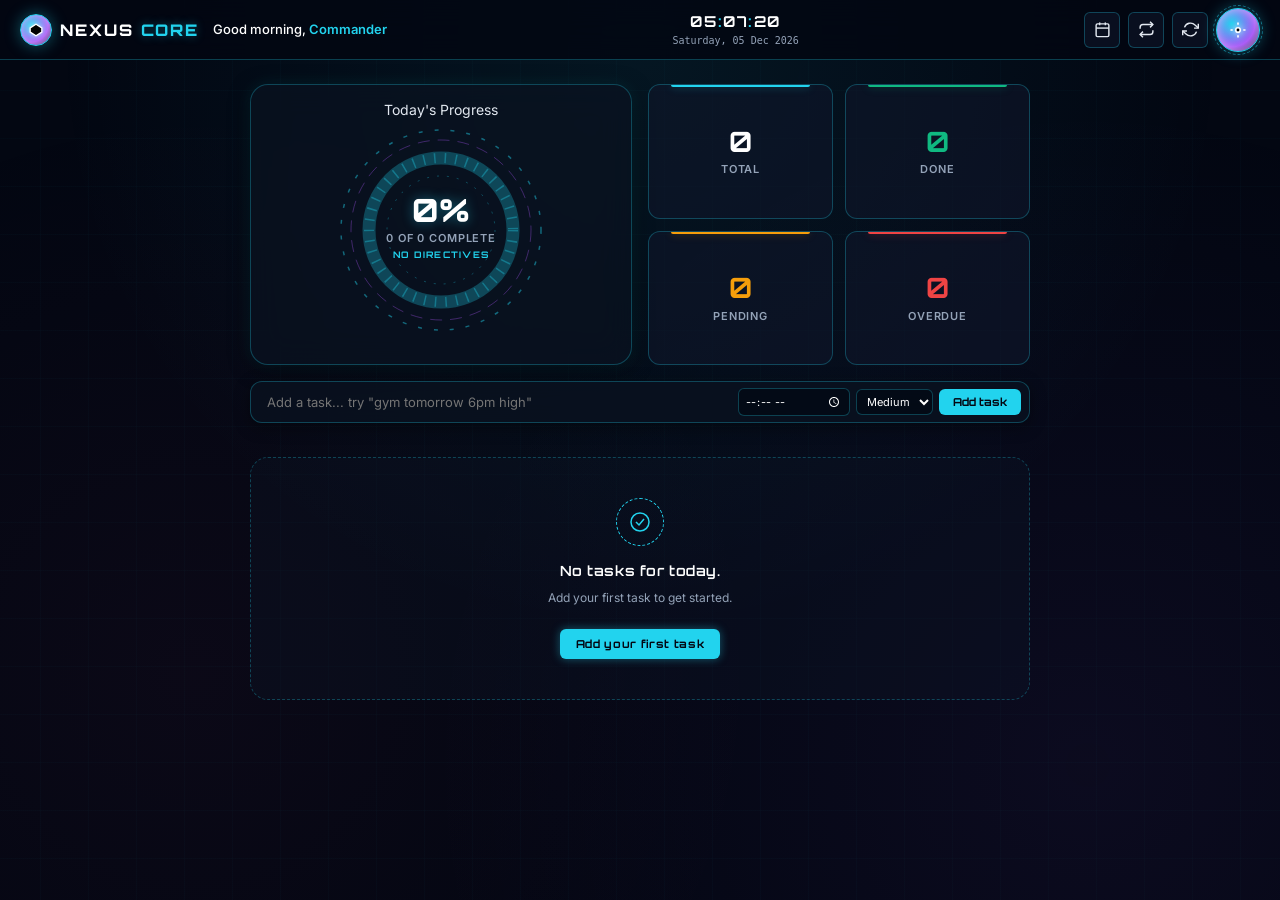
<file: index.html>
<!DOCTYPE html>
<html lang="en" data-theme="cyan">
<head>
  <meta charset="UTF-8">
  <meta name="viewport" content="width=device-width, initial-scale=1.0, viewport-fit=cover">
  <title>NEXUS</title>
  <meta name="description" content="Holographic Command Deck & Daily Task Operations">
  <meta name="theme-color" content="#030712">
  <meta name="mobile-web-app-capable" content="yes">
  <meta name="apple-mobile-web-app-capable" content="yes">
  <meta name="apple-mobile-web-app-status-bar-style" content="black-translucent">
  <meta name="apple-mobile-web-app-title" content="NEXUS">

  <!-- Relative PWA manifest & icons -->
  <link rel="manifest" href="manifest.json">
  <link rel="icon" type="image/svg+xml" href="assets/icons/icon.svg">
  <link rel="icon" type="image/png" sizes="32x32" href="assets/icons/favicon-32.png">
  <link rel="apple-touch-icon" sizes="180x180" href="assets/icons/apple-touch-icon.png">

  <!-- Relative CSS stylesheets -->
  <link rel="stylesheet" href="css/variables.css">
  <link rel="stylesheet" href="css/base.css">
  <link rel="stylesheet" href="css/effects.css">
  <link rel="stylesheet" href="css/layout.css">
  <link rel="stylesheet" href="css/components.css">
  <link rel="stylesheet" href="css/nexus-ui.css">
</head>
<body>

  <!-- ========================================================================
       BOOT ANIMATION OVERLAY (< 1.5s, skippable)
       ======================================================================== -->
  <div id="nexus-boot-overlay" aria-live="polite">
    <div class="boot-content">
      <div class="boot-core-glyph">
        <div class="boot-core-inner"></div>
      </div>
      <div class="boot-text">STARTING NEXUS... READY</div>
      <div class="boot-subtext">[ COMMAND CORE ONLINE // QUANTUM ENCRYPTION ACTIVE ]</div>
      <button type="button" id="boot-skip-btn" class="boot-skip-btn">[ SKIP ]</button>
    </div>
  </div>

  <div class="nexus-app-shell">

    <!-- ========================================================================
         OVERDUE ALERT STRIP (Unfinished Tasks From Past Days)
         ======================================================================== -->
    <div id="overdue-alert-strip" class="overdue-alert-strip">
      <div class="overdue-content">
        <span class="overdue-count-pill" id="overdue-count-indicator">0</span>
        <span>You have unfinished tasks from previous days</span>
      </div>
      <button type="button" id="overdue-resolve-action-btn" class="overdue-action-btn">Move to Today</button>
    </div>

    <!-- ========================================================================
         MINIMAL TOP COMMAND BAR
         ======================================================================== -->
    <header class="top-command-bar">
      <!-- Left: Brand Logo & Moniker Greeting -->
      <div class="top-bar-left">
        <div class="top-bar-brand" id="top-bar-brand" title="NEXUS Command Deck">
          <div class="nexus-core-orb-btn" style="width: 32px; height: 32px;">
            <svg viewBox="0 0 24 24" class="core-orb-glyph" style="width: 14px; height: 14px;">
              <polygon points="12,2 22,8.5 22,15.5 12,22 2,15.5 2,8.5"></polygon>
            </svg>
          </div>
          <div class="top-bar-brand-title">NEXUS <span>CORE</span></div>
        </div>

        <div class="top-bar-greeting-wrap">
          <div class="greeting-text" id="top-bar-greeting-text">Good morning, <span class="user-moniker">Commander</span></div>
          <div class="greeting-stardate" id="top-bar-stardate">COMMAND CYCLE ACTIVE</div>
        </div>
      </div>

      <!-- Center: Live Digital Clock & Date -->
      <div class="top-bar-center">
        <div class="top-clock" id="top-bar-clock">00:00:00</div>
        <div class="top-date" id="top-bar-date">FRI // 06 NOV 2026</div>
      </div>

      <!-- Right: Quick-Access Icons & Central Core Orb -->
      <div class="top-bar-right">
        <!-- Quick Calendar -->
        <button type="button" id="btn-quick-calendar" class="top-quick-btn" title="Calendar (C)" aria-label="Open Calendar">
          <svg viewBox="0 0 24 24" fill="none" stroke="currentColor" stroke-width="2">
            <rect x="3" y="4" width="18" height="18" rx="2"></rect>
            <line x1="16" y1="2" x2="16" y2="6"></line>
            <line x1="8" y1="2" x2="8" y2="6"></line>
            <line x1="3" y1="10" x2="21" y2="10"></line>
          </svg>
        </button>

        <!-- Quick Transfer Tasks -->
        <button type="button" id="btn-quick-transfer" class="top-quick-btn" title="Transfer Tasks" aria-label="Transfer Tasks">
          <svg viewBox="0 0 24 24" fill="none" stroke="currentColor" stroke-width="2">
            <polyline points="17 1 21 5 17 9"></polyline>
            <path d="M3 11V9a4 4 0 0 1 4-4h14"></path>
            <polyline points="7 23 3 19 7 15"></polyline>
            <path d="M21 13v2a4 4 0 0 1-4 4H3"></path>
          </svg>
        </button>

        <!-- Quick Recurring -->
        <button type="button" id="btn-quick-recurring" class="top-quick-btn" title="Recurring Routines (R)" aria-label="Recurring Tasks">
          <svg viewBox="0 0 24 24" fill="none" stroke="currentColor" stroke-width="2">
            <polyline points="23 4 23 10 17 10"></polyline>
            <polyline points="1 20 1 14 7 14"></polyline>
            <path d="M3.51 9a9 9 0 0 1 14.85-3.36L23 10M1 14l4.64 4.36A9 9 0 0 0 20.49 15"></path>
          </svg>
        </button>

        <!-- Desktop Core Orb Button -> Opens Holographic Command Hub -->
        <button type="button" class="nexus-core-orb-btn" id="desktop-core-orb" title="Open Command Hub (Ctrl+K)" aria-label="Command Hub">
          <span class="core-orb-pulse-ring"></span>
          <svg viewBox="0 0 24 24" class="core-orb-glyph">
            <circle cx="12" cy="12" r="3"></circle>
            <path d="M12 2v3m0 14v3M2 12h3m14 0h3"></path>
          </svg>
        </button>
      </div>
    </header>

    <!-- ========================================================================
         VIEW SCREEN 1: HOME = TODAY ONLY
         ======================================================================== -->
    <main class="nexus-view-screen" data-screen="home">
      <div class="home-screen-wrap">

        <!-- Centerpiece Donut Chart Card -->
        <div class="holo-card home-centerpiece-card" id="home-centerpiece-card">
          <div class="home-chart-label">Today's Progress</div>
          <div id="home-donut-container">
            <!-- Dynamically populated holographic SVG donut -->
          </div>
        </div>

        <!-- Stat Chips Row -->
        <div class="stat-chips-row">
          <div class="stat-chip stat-total">
            <div class="stat-chip-num" id="stat-chip-total">0</div>
            <div class="stat-chip-label">Total</div>
          </div>
          <div class="stat-chip stat-done">
            <div class="stat-chip-num" id="stat-chip-done">0</div>
            <div class="stat-chip-label">Done</div>
          </div>
          <div class="stat-chip stat-pending">
            <div class="stat-chip-num" id="stat-chip-pending">0</div>
            <div class="stat-chip-label">Pending</div>
          </div>
          <div class="stat-chip stat-overdue">
            <div class="stat-chip-num" id="stat-chip-overdue">0</div>
            <div class="stat-chip-label">Overdue</div>
          </div>
        </div>

        <!-- Natural Language Quick Add Field -->
        <div class="home-quick-add-wrap">
          <form id="home-quick-add-form" class="quick-add-form">
            <input type="text" id="home-quick-add-input" class="quick-add-main-input" placeholder="Add a task... try &quot;gym tomorrow 6pm high&quot;" required aria-label="Task title" autocomplete="off">
            <div class="quick-add-tools">
              <label class="time-field" id="home-time-field">
                <span class="time-field-hint">Time</span>
                <input type="time" id="home-quick-add-time" class="quick-add-time-input" aria-label="Scheduled time">
              </label>
              <select id="home-quick-add-priority" class="quick-add-priority-select" aria-label="Priority">
                <option value="medium">Medium</option>
                <option value="high">High</option>
                <option value="critical">Critical</option>
                <option value="low">Low</option>
              </select>
              <button type="submit" class="quick-add-submit-btn">Add task</button>
            </div>
          </form>
          <!-- NLP Preview chips (populated by JS) -->
          <div id="nlp-preview-chips" class="nlp-preview-chips" style="display:none;"></div>
        </div>

        <!-- Search & Filter Strip (hidden until tasks exist) -->
        <div class="home-filters-strip" id="home-filters-strip" style="display:none;">
          <input type="text" id="home-search-input" class="home-search-input" placeholder="Search tasks..." aria-label="Search tasks">
          <div style="display: flex; gap: 6px;">
            <select id="home-filter-priority" class="home-filter-select" aria-label="Filter by priority">
              <option value="all">All Priorities</option>
              <option value="critical">Critical</option>
              <option value="high">High</option>
              <option value="medium">Medium</option>
              <option value="low">Low</option>
            </select>
            <select id="home-filter-status" class="home-filter-select" aria-label="Filter by status">
              <option value="all">All</option>
              <option value="pending">Pending</option>
              <option value="done">Complete</option>
            </select>
          </div>
        </div>

        <!-- Tasks List (Today ONLY) -->
        <div id="home-tasks-container" class="home-tasks-list">
          <!-- Dynamically populated floating rows -->
        </div>

      </div>
    </main>

    <!-- ========================================================================
         VIEW SCREEN 2: WEEK BOARD (HORIZONTAL TIMELINE LANES)
         ======================================================================== -->
    <section class="nexus-view-screen" data-screen="week" style="display: none;">
      <div class="week-board-screen-wrap">
        <div class="week-timeline-header">
          <div>
            <h2 class="display-font" style="font-size: 15px;">WEEK TIMELINE BOARD</h2>
            <span style="font-size: 11px; color: var(--text-dim);" id="week-timeline-range-label">06 NOV – 12 NOV</span>
          </div>
          <div class="timeline-nav-group">
            <button type="button" class="nexus-btn nexus-btn-sm nexus-btn-secondary" id="week-timeline-prev-btn">◀ PREV</button>
            <button type="button" class="nexus-btn nexus-btn-sm nexus-btn-primary" id="week-timeline-today-btn">TODAY</button>
            <button type="button" class="nexus-btn nexus-btn-sm nexus-btn-secondary" id="week-timeline-next-btn">NEXT ▶</button>
          </div>
        </div>

        <div id="week-board-lanes-container" class="week-lanes-container">
          <!-- Dynamically populated horizontal lanes per day -->
        </div>
      </div>
    </section>

    <!-- ========================================================================
         VIEW SCREEN 3: CUSTOM LISTS
         ======================================================================== -->
    <section class="nexus-view-screen" data-screen="lists" style="display: none;">
      <div class="custom-lists-screen-wrap">
        <div style="display: flex; align-items: center; justify-content: space-between; margin-bottom: 20px;">
          <div>
            <h2 class="display-font" style="font-size: 15px;">CUSTOM DIRECTIVE LISTS</h2>
            <span style="font-size: 11px; color: var(--text-dim);">Non-date bound idea backlogs, equipment logs, and projects</span>
          </div>
          <button type="button" class="nexus-btn nexus-btn-sm nexus-btn-primary" onclick="window.NexusApp.UI.promptCreateNewList()">+ CREATE LIST</button>
        </div>

        <div id="custom-lists-screen-container">
          <!-- Dynamically populated or empty state -->
        </div>
      </div>
    </section>

    <!-- ========================================================================
         VIEW SCREEN 4: TELEMETRY & STATS
         ======================================================================== -->
    <section class="nexus-view-screen" data-screen="stats" style="display: none;">
      <div class="home-screen-wrap">
        <h2 class="display-font" style="font-size: 15px; margin-bottom: 16px;">PRODUCTIVITY STATS</h2>

        <div class="holo-card" style="padding: 16px; margin-bottom: 16px;">
          <h4 class="display-font" style="font-size: 12px; margin-bottom: 10px;">7-DAY VELOCITY PROFILE</h4>
          <div id="telemetry-barchart-container"></div>
        </div>

        <div class="holo-card" style="padding: 16px; margin-bottom: 16px;">
          <h4 class="display-font" style="font-size: 12px; margin-bottom: 10px;">30-DAY TACTICAL MATRIX</h4>
          <div id="telemetry-heatmap-container"></div>
        </div>

        <div class="stat-chips-row">
          <div class="stat-chip">
            <div class="stat-chip-num" id="stat-cur-streak">0 DAYS</div>
            <div class="stat-chip-label">Current Streak</div>
          </div>
          <div class="stat-chip">
            <div class="stat-chip-num" id="stat-best-streak">0 DAYS</div>
            <div class="stat-chip-label">Best Streak</div>
          </div>
          <div class="stat-chip">
            <div class="stat-chip-num" id="stat-overall-rate">0%</div>
            <div class="stat-chip-label">Completion Rate</div>
          </div>
          <div class="stat-chip">
            <div class="stat-chip-num" id="stat-best-day">TUESDAY</div>
            <div class="stat-chip-label">Most Productive</div>
          </div>
        </div>
      </div>
    </section>

    <!-- Mobile Floating Core Orb (Center) -->
    <button type="button" class="nexus-core-orb-btn mobile-floating-orb" id="mobile-core-orb" aria-label="Open Command Hub">
      <span class="core-orb-pulse-ring"></span>
      <svg viewBox="0 0 24 24" class="core-orb-glyph" style="width: 24px; height: 24px;">
        <circle cx="12" cy="12" r="3"></circle>
        <path d="M12 2v3m0 14v3M2 12h3m14 0h3"></path>
      </svg>
    </button>

    <!-- Mobile Floating Quick-Add Action Button (+) -->
    <button type="button" class="nexus-btn nexus-btn-primary" id="mobile-fab-add" style="display: none; position: fixed; bottom: 20px; right: 18px; width: 48px; height: 48px; border-radius: 50%; padding: 0; z-index: 999; box-shadow: 0 4px 18px var(--primary-glow);" aria-label="Add Task">
      <span style="font-size: 22px;">+</span>
    </button>

  </div>

  <!-- ========================================================================
       THE COMMAND HUB (Key Radial / Orbital Full-Screen Hologram)
       ======================================================================== -->
  <div id="command-hub-overlay" class="command-hub-overlay" role="dialog" aria-modal="true" aria-labelledby="hub-main-title">
    <div class="hub-modal-wrapper">
      <div class="hub-header">
        <div class="hub-title-wrap">
          <div class="nexus-core-orb-btn" style="width: 28px; height: 28px;">
            <svg viewBox="0 0 24 24" class="core-orb-glyph" style="width: 12px; height: 12px;"><circle cx="12" cy="12" r="3"></circle></svg>
          </div>
          <div>
            <h3 id="hub-main-title" class="hub-title">COMMAND HUB</h3>
            <span class="hub-sub">NEXUS CENTRAL SUBSYSTEM ACCESS</span>
          </div>
        </div>
        <button type="button" id="hub-close-btn" class="row-tool-btn" style="font-size: 20px;" aria-label="Close Hub">×</button>
      </div>

      <div class="hub-search-bar">
        <input type="text" id="hub-quick-filter-input" class="hub-filter-input" placeholder="Filter command nodes or press Ctrl+K for palette..." aria-label="Filter command hub">
      </div>

      <div id="command-hub-nodes-grid" class="hub-nodes-container">
        <!-- Orbital nodes dynamically populated by js/hub.js -->
      </div>
    </div>
  </div>

  <!-- ========================================================================
       COMMAND PALETTE MODAL (Ctrl / Cmd + K)
       ======================================================================== -->
  <div id="command-palette-modal" class="command-palette-modal" role="dialog" aria-modal="true">
    <div class="palette-dialog">
      <div class="palette-input-wrap">
        <span class="palette-input-icon">❯</span>
        <input type="text" id="palette-search-input" class="palette-search-field" placeholder="Type a command or action..." autocomplete="off" aria-label="Command palette search">
        <kbd style="font-size: 10px; color: var(--text-dim); background: rgba(255,255,255,0.06); padding: 2px 6px; border-radius: 4px;">ESC</kbd>
      </div>
      <div id="palette-results-list" class="palette-results-list">
        <!-- Filtered results -->
      </div>
    </div>
  </div>

  <!-- ========================================================================
       SLIDE-IN PANEL 1: CALENDAR (Browse Any Day)
       ======================================================================== -->
  <div id="panel-calendar" class="nexus-slide-panel" role="dialog" aria-modal="true">
    <div class="panel-container">
      <div class="panel-header">
        <h3 class="panel-title">TACTICAL CALENDAR</h3>
        <button type="button" class="panel-close-btn row-tool-btn" aria-label="Close">×</button>
      </div>
      <div class="panel-body">
        <div class="cal-nav-bar">
          <div class="cal-month-stepper">
            <button type="button" class="cal-arrow-btn" id="cal-prev-btn" aria-label="Previous month" title="Previous month" onclick="window.NexusApp.Calendar.prevMonth()">
              <svg viewBox="0 0 24 24" width="16" height="16" fill="none" stroke="currentColor" stroke-width="2.5" stroke-linecap="round" stroke-linejoin="round"><polyline points="15 18 9 12 15 6"></polyline></svg>
            </button>
            <div id="calendar-month-title" class="cal-month-title">November 2026</div>
            <button type="button" class="cal-arrow-btn" id="cal-next-btn" aria-label="Next month" title="Next month" onclick="window.NexusApp.Calendar.nextMonth()">
              <svg viewBox="0 0 24 24" width="16" height="16" fill="none" stroke="currentColor" stroke-width="2.5" stroke-linecap="round" stroke-linejoin="round"><polyline points="9 18 15 12 9 6"></polyline></svg>
            </button>
          </div>
          <button type="button" class="cal-today-btn" id="cal-today-btn" onclick="window.NexusApp.Calendar.jumpToToday()">Today</button>
        </div>

        <div id="calendar-grid-container"></div>
        <div id="calendar-day-inspector" class="cal-day-summary" style="margin-top: 18px;"></div>
      </div>
      <div class="panel-footer">
        <button type="button" class="nexus-btn nexus-btn-secondary" onclick="window.NexusApp.Calendar.jumpToToday()">JUMP TO TODAY</button>
        <button type="button" class="nexus-btn nexus-btn-primary panel-close-btn">CLOSE</button>
      </div>
    </div>
  </div>

  <!-- ========================================================================
       SLIDE-IN PANEL 2: TRANSFER TASKS
       ======================================================================== -->
  <div id="panel-transfer" class="nexus-slide-panel" role="dialog" aria-modal="true">
    <div class="panel-container">
      <div class="panel-header">
        <h3 class="panel-title">TRANSFER TASKS</h3>
        <button type="button" class="panel-close-btn row-tool-btn" aria-label="Close">×</button>
      </div>
      <div class="panel-body">
        <p style="font-size: 12px; color: var(--text-dim); margin-bottom: 14px;">Carry over unfinished directives to today or a future date with source telemetry.</p>

        <div class="form-field">
          <label class="form-label" for="transfer-mode-select">Transfer Source Scope</label>
          <select id="transfer-mode-select" class="form-input">
            <option value="allPast">All Pending (All Past Days)</option>
            <option value="lastWeek">Last Week's Pending (Past 7 Days)</option>
            <option value="specific">From a Specific Day</option>
          </select>
        </div>

        <div class="form-field" id="transfer-specific-date-wrap" style="display: none;">
          <label class="form-label" for="transfer-source-date">Source Date</label>
          <input type="date" id="transfer-source-date" class="form-input">
        </div>

        <div style="display: flex; align-items: center; justify-content: space-between; margin-bottom: 6px;">
          <span class="form-label" style="margin: 0;">Directives Selection Preview</span>
          <button type="button" id="transfer-select-all-btn" class="nexus-btn nexus-btn-xs nexus-btn-secondary">SELECT ALL</button>
        </div>

        <div id="transfer-preview-list" style="border: 1px solid var(--primary-border); border-radius: var(--radius-sm); max-height: 220px; overflow-y: auto; padding: 6px; margin-bottom: 14px; background: rgba(3,7,18,0.6);"></div>

        <div class="form-field">
          <label class="form-label" for="transfer-target-date">Destination Target Date</label>
          <input type="date" id="transfer-target-date" class="form-input">
        </div>

        <div class="form-field">
          <label class="form-label">Transfer Operation</label>
          <div style="display: flex; gap: 20px; margin-top: 4px;">
            <label style="display: flex; align-items: center; gap: 6px; font-size: 12px; cursor: pointer;">
              <input type="radio" name="transfer-action-type" value="move" checked>
              <span>MOVE (Remove from old date)</span>
            </label>
            <label style="display: flex; align-items: center; gap: 6px; font-size: 12px; cursor: pointer;">
              <input type="radio" name="transfer-action-type" value="copy">
              <span>COPY (Retain original date)</span>
            </label>
          </div>
        </div>
      </div>
      <div class="panel-footer">
        <button type="button" class="nexus-btn nexus-btn-secondary panel-close-btn">CANCEL</button>
        <button type="button" id="transfer-execute-btn" class="nexus-btn nexus-btn-primary">EXECUTE TRANSFER</button>
      </div>
    </div>
  </div>

  <!-- ========================================================================
       SLIDE-IN PANEL 3: RECURRING TASKS
       ======================================================================== -->
  <div id="panel-recurring" class="nexus-slide-panel" role="dialog" aria-modal="true">
    <div class="panel-container">
      <div class="panel-header">
        <h3 class="panel-title">RECURRING ROUTINES</h3>
        <button type="button" class="panel-close-btn row-tool-btn" aria-label="Close">×</button>
      </div>
      <div class="panel-body">
        <p style="font-size: 12px; color: var(--text-dim); margin-bottom: 14px;">Establish repeating directives. Completions are tracked independently for each day with zero cross-day leakage.</p>

        <h4 class="form-label">Active Recurring Routines</h4>
        <div id="recurring-templates-list" style="margin-bottom: 20px; display: flex; flex-direction: column; gap: 8px;"></div>

        <h4 class="form-label">Configure New Routine</h4>
        <form id="new-recurring-form">
          <input type="hidden" id="rec-edit-id">

          <div class="form-field">
            <input type="text" id="rec-title-input" class="form-input" placeholder="Routine title..." required aria-label="Routine title">
          </div>
          <div class="form-grid-2">
            <div class="form-field">
              <label class="form-label" for="rec-type-select">Frequency</label>
              <select id="rec-type-select" class="form-input">
                <option value="daily">Daily</option>
                <option value="weekdays">Weekdays Only (Mon–Fri)</option>
                <option value="weekly">Weekly</option>
                <option value="monthly">Monthly</option>
              </select>
            </div>
            <div class="form-field">
              <label class="form-label" for="rec-time-input">Time (Optional)</label>
              <input type="time" id="rec-time-input" class="form-input">
            </div>
          </div>

          <div class="form-field" id="rec-weekly-wrap" style="display:none;">
            <label class="form-label">Repeat on</label>
            <div class="rec-day-picker" id="rec-day-picker">
              <label class="rec-day"><input type="checkbox" value="1"><span>Mon</span></label>
              <label class="rec-day"><input type="checkbox" value="2"><span>Tue</span></label>
              <label class="rec-day"><input type="checkbox" value="3"><span>Wed</span></label>
              <label class="rec-day"><input type="checkbox" value="4"><span>Thu</span></label>
              <label class="rec-day"><input type="checkbox" value="5"><span>Fri</span></label>
              <label class="rec-day"><input type="checkbox" value="6"><span>Sat</span></label>
              <label class="rec-day"><input type="checkbox" value="0"><span>Sun</span></label>
            </div>
          </div>
          <div class="form-field" id="rec-monthly-wrap" style="display:none;">
            <label class="form-label" for="rec-month-day">Day of month</label>
            <input type="number" id="rec-month-day" class="form-input" min="1" max="31" value="1">
          </div>

          <div class="form-grid-2">
            <div class="form-field">
              <label class="form-label" for="rec-priority-select">Priority</label>
              <select id="rec-priority-select" class="form-input">
                <option value="critical">Critical</option>
                <option value="high">High</option>
                <option value="medium" selected>Medium</option>
                <option value="low">Low</option>
              </select>
            </div>
            <div class="form-field">
              <label class="form-label" for="rec-tag-select">Category</label>
              <select id="rec-tag-select" class="form-input">
                <option value="work">Work</option>
                <option value="dev">Development</option>
                <option value="fitness">Fitness</option>
                <option value="research">Research</option>
                <option value="personal">Personal</option>
              </select>
            </div>
          </div>
          <div class="form-grid-2">
            <div class="form-field">
              <label class="form-label" for="rec-start-date">Effective Start Date</label>
              <input type="date" id="rec-start-date" class="form-input" required>
            </div>
            <div class="form-field">
              <label class="form-label" for="rec-end-date">End Date (Optional)</label>
              <input type="date" id="rec-end-date" class="form-input">
            </div>
          </div>
          <div style="display:flex; gap:8px;">
            <button type="button" id="rec-cancel-edit-btn" class="nexus-btn nexus-btn-secondary" style="display:none;">CANCEL EDIT</button>
            <button type="submit" id="rec-submit-btn" class="nexus-btn nexus-btn-primary" style="flex:1;">+ ACTIVATE ROUTINE</button>
          </div>
        </form>
      </div>
      <div class="panel-footer">
        <button type="button" class="nexus-btn nexus-btn-secondary panel-close-btn">CLOSE</button>
      </div>
    </div>
  </div>

  <!-- ========================================================================
       SLIDE-IN PANEL 4: FOCUS POMODORO TIMER
       ======================================================================== -->
  <div id="panel-timer" class="nexus-slide-panel" role="dialog" aria-modal="true">
    <div class="panel-container">
      <div class="panel-header">
        <h3 class="panel-title">FOCUS TIMER</h3>
        <button type="button" class="panel-close-btn row-tool-btn" aria-label="Close">×</button>
      </div>
      <div class="panel-body" style="display: flex; flex-direction: column; align-items: center; justify-content: center; text-align: center;">
        <div id="timer-task-badge" style="font-family: var(--font-mono); font-size: 11px; color: var(--primary); background: var(--primary-faint); padding: 3px 10px; border-radius: 4px; margin-bottom: 16px;">
          NO TARGET BOUND
        </div>

        <div style="display: flex; gap: 8px; margin-bottom: 20px;">
          <button type="button" class="nexus-btn nexus-btn-sm nexus-btn-secondary" onclick="window.NexusApp.Timer.setMode('focus')">FOCUS (25M)</button>
          <button type="button" class="nexus-btn nexus-btn-sm nexus-btn-secondary" onclick="window.NexusApp.Timer.setMode('shortBreak')">SHORT (5M)</button>
          <button type="button" class="nexus-btn nexus-btn-sm nexus-btn-secondary" onclick="window.NexusApp.Timer.setMode('longBreak')">LONG (15M)</button>
        </div>

        <!-- SVG Circular Ring -->
        <div style="position: relative; width: 180px; height: 180px; margin-bottom: 20px;">
          <svg viewBox="0 0 160 160" style="width: 100%; height: 100%; transform: rotate(-90deg);">
            <circle cx="80" cy="80" r="70" fill="none" stroke="rgba(34, 211, 238, 0.1)" stroke-width="8"></circle>
            <circle id="timer-progress-ring" cx="80" cy="80" r="70" fill="none" stroke="var(--primary)" stroke-width="8" stroke-linecap="round"></circle>
          </svg>
          <div id="timer-time-display" class="display-font" style="position: absolute; top: 50%; left: 50%; transform: translate(-50%, -50%); font-size: 32px; font-weight: 800;">25:00</div>
        </div>

        <div style="display: flex; gap: 12px;">
          <button type="button" id="timer-start-btn" class="nexus-btn nexus-btn-primary" style="min-width: 110px;" onclick="window.NexusApp.Timer.toggle()">ENGAGE</button>
          <button type="button" class="nexus-btn nexus-btn-secondary" onclick="window.NexusApp.Timer.reset()">RESET</button>
        </div>
      </div>
      <div class="panel-footer">
        <button type="button" class="nexus-btn nexus-btn-secondary panel-close-btn">CLOSE</button>
      </div>
    </div>
  </div>

  <!-- ========================================================================
       SLIDE-IN PANEL 5: SETTINGS CONSOLE
       ======================================================================== -->
  <div id="panel-settings" class="nexus-slide-panel" role="dialog" aria-modal="true">
    <div class="panel-container">
      <div class="panel-header">
        <h3 class="panel-title">SYSTEM SETTINGS</h3>
        <button type="button" class="panel-close-btn row-tool-btn" aria-label="Close">×</button>
      </div>

      <div class="settings-tabs-header">
        <button type="button" class="settings-tab-btn active" data-tab="tab-profile">Profile</button>
        <button type="button" class="settings-tab-btn" data-tab="tab-appearance">Appearance</button>
        <button type="button" class="settings-tab-btn" data-tab="tab-time">Time & Week</button>
        <button type="button" class="settings-tab-btn" data-tab="tab-audio">Sound & Motion</button>
        <button type="button" class="settings-tab-btn" data-tab="tab-notifications">Alerts</button>
        <button type="button" class="settings-tab-btn" data-tab="tab-backup">Data & Backup</button>
      </div>

      <form id="settings-deck-form" style="display: flex; flex-direction: column; flex: 1; overflow: hidden;">
        <div class="panel-body">

          <!-- Tab 1: Profile -->
          <div id="tab-profile" class="settings-tab-pane">
            <div class="form-field">
              <label class="form-label" for="set-profile-name">Command Moniker / Name</label>
              <input type="text" id="set-profile-name" class="form-input" placeholder="Commander">
              <span style="font-size: 11px; color: var(--text-dim); margin-top: 4px; display: block;">Used in the main deck greeting.</span>
            </div>
          </div>

          <!-- Tab 2: Appearance -->
          <div id="tab-appearance" class="settings-tab-pane" style="display: none;">
            <div class="form-field">
              <label class="form-label" for="set-accent-color">Holographic Glow Palette</label>
              <select id="set-accent-color" class="form-input">
                <option value="cyan">Cyan (Default)</option>
                <option value="violet">Violet</option>
                <option value="gold">Gold</option>
                <option value="green">Green</option>
                <option value="red">Red</option>
              </select>
            </div>
            <div class="form-field">
              <label style="display:flex;align-items:center;gap:8px;font-size:12px;cursor:pointer;">
                <input type="checkbox" id="set-high-contrast"><span>High-contrast mode</span>
              </label>
            </div>
          </div>

          <!-- Tab 3: Time & Week -->
          <div id="tab-time" class="settings-tab-pane" style="display: none;">
            <div class="form-field">
              <label class="form-label" for="set-time-format">Time Display Format</label>
              <select id="set-time-format" class="form-input">
                <option value="24">24-Hour (14:30)</option>
                <option value="12">12-Hour (2:30 PM)</option>
              </select>
            </div>
            <div class="form-field">
              <label class="form-label" for="set-week-start">Week Starts On</label>
              <select id="set-week-start" class="form-input">
                <option value="mon">Monday</option>
                <option value="sun">Sunday</option>
              </select>
            </div>
          </div>

          <!-- Tab 4: Sound & Motion -->
          <div id="tab-audio" class="settings-tab-pane" style="display: none;">
            <div class="form-field">
              <label style="display: flex; align-items: center; gap: 8px; font-size: 12px; cursor: pointer;">
                <input type="checkbox" id="set-sound-enabled">
                <span>Enable Synthesized UI Audio Beeps</span>
              </label>
              <span style="font-size: 11px; color: var(--text-dim); margin-top: 4px; display: block;">Short Web Audio tones on completion, deletion and navigation.</span>
            </div>
            <div class="form-field" style="margin-top: 14px;">
              <label style="display: flex; align-items: center; gap: 8px; font-size: 12px; cursor: pointer;">
                <input type="checkbox" id="set-anim-enabled" checked>
                <span>Enable Rotating Rings & Particle Bursts</span>
              </label>
            </div>
            <div class="form-field" style="margin-top:14px;">
              <label style="display:flex;align-items:center;gap:8px;font-size:12px;cursor:pointer;">
                <input type="checkbox" id="set-haptics" checked><span>Vibrate when completing a task (phones)</span>
              </label>
            </div>
          </div>

          <!-- Tab 5: Alerts -->
          <div id="tab-notifications" class="settings-tab-pane" style="display: none;">
            <div class="form-field">
              <label class="form-label">System Notifications</label>
              <button type="button" class="nexus-btn nexus-btn-secondary" style="width: 100%;" onclick="window.NexusApp.PWA.requestNotificationPermission()">
                AUTHORIZE BROWSER NOTIFICATIONS
              </button>
              <span style="font-size: 11px; color: var(--text-dim); margin-top: 6px; display: block;">
                Timed tasks alert you while the app is open. Background notifications on static sites are limited by browser push capabilities.
              </span>
            </div>
          </div>

          <!-- Tab 6: Data & Backup -->
          <div id="tab-backup" class="settings-tab-pane" style="display: none;">
            <div class="form-field">
              <label class="form-label">Data Safety & Persistence</label>
              <p style="font-size: 11px; color: var(--text-dim); margin-bottom: 12px;">
                All tasks, routines, and custom lists persist strictly in this browser's <code>localStorage</code>. Backups are strongly recommended.
              </p>
              <div style="display: flex; gap: 8px; flex-wrap: wrap;">
                <button type="button" id="btn-export-backup" class="nexus-btn nexus-btn-secondary" style="flex: 1;">EXPORT JSON BACKUP</button>
                <button type="button" id="btn-import-backup" class="nexus-btn nexus-btn-secondary" style="flex: 1;">IMPORT FROM JSON</button>
                <input type="file" id="import-file-input" accept=".json,application/json" style="display: none;" aria-label="Import backup file">
              </div>
            </div>

            <div class="form-field" style="border-top: 1px solid var(--primary-border); padding-top: 16px; margin-top: 20px;">
              <label class="form-label" style="color: var(--holo-red);">Danger Zone</label>
              <button type="button" id="btn-reset-database" class="nexus-btn nexus-btn-danger" style="width: 100%;">
                PURGE ALL TELEMETRY & RESET DATABASE
              </button>
            </div>
          </div>

        </div>

        <div class="panel-footer">
          <button type="button" class="nexus-btn nexus-btn-secondary panel-close-btn">CANCEL</button>
          <button type="submit" class="nexus-btn nexus-btn-primary">APPLY CONFIGURATION</button>
        </div>
      </form>
    </div>
  </div>

  <!-- ========================================================================
       SLIDE-IN PANEL 6: WEEKLY REVIEW
       ======================================================================== -->
  <div id="panel-review" class="nexus-slide-panel" role="dialog" aria-modal="true" aria-labelledby="review-title">
    <div class="panel-container">
      <div class="panel-header">
        <h3 class="panel-title" id="review-title">WEEKLY REVIEW</h3>
        <button type="button" class="panel-close-btn row-tool-btn" aria-label="Close">×</button>
      </div>
      <div class="panel-body" id="review-body"></div>
      <div class="panel-footer">
        <button type="button" class="nexus-btn nexus-btn-secondary panel-close-btn">CLOSE</button>
        <button type="button" id="review-plan-btn" class="nexus-btn nexus-btn-primary">PLAN NEXT WEEK</button>
      </div>
    </div>
  </div>

  <!-- ========================================================================
       SLIDE-IN PANEL 7: KEYBOARD SHORTCUTS HELP (?)
       ======================================================================== -->
  <div id="panel-shortcuts" class="nexus-slide-panel" role="dialog" aria-modal="true">
    <div class="panel-container">
      <div class="panel-header">
        <h3 class="panel-title">KEYBOARD SHORTCUTS</h3>
        <button type="button" class="panel-close-btn row-tool-btn" aria-label="Close">×</button>
      </div>
      <div class="panel-body">
        <div style="display: grid; grid-template-columns: 90px 1fr; gap: 12px; font-size: 12px; align-items: center;">
          <kbd style="background: rgba(34,211,238,0.15); border: 1px solid var(--primary); padding: 3px 6px; border-radius: 4px; text-align: center; color: var(--primary); font-family: var(--font-mono);">N</kbd>
          <span>Initialize new directive</span>

          <kbd style="background: rgba(34,211,238,0.15); border: 1px solid var(--primary); padding: 3px 6px; border-radius: 4px; text-align: center; color: var(--primary); font-family: var(--font-mono);">T</kbd>
          <span>Navigate to Today's screen</span>

          <kbd style="background: rgba(34,211,238,0.15); border: 1px solid var(--primary); padding: 3px 6px; border-radius: 4px; text-align: center; color: var(--primary); font-family: var(--font-mono);">C</kbd>
          <span>Open Tactical Calendar</span>

          <kbd style="background: rgba(34,211,238,0.15); border: 1px solid var(--primary); padding: 3px 6px; border-radius: 4px; text-align: center; color: var(--primary); font-family: var(--font-mono);">R</kbd>
          <span>Open Recurring Routines</span>

          <kbd style="background: rgba(34,211,238,0.15); border: 1px solid var(--primary); padding: 3px 6px; border-radius: 4px; text-align: center; color: var(--primary); font-family: var(--font-mono);">/</kbd>
          <span>Focus search filter field</span>

          <kbd style="background: rgba(34,211,238,0.15); border: 1px solid var(--primary); padding: 3px 6px; border-radius: 4px; text-align: center; color: var(--primary); font-family: var(--font-mono);">Ctrl + K</kbd>
          <span>Open Command Palette & Hub</span>

          <kbd style="background: rgba(34,211,238,0.15); border: 1px solid var(--primary); padding: 3px 6px; border-radius: 4px; text-align: center; color: var(--primary); font-family: var(--font-mono);">Ctrl + Z</kbd>
          <span>Undo last task deletion or transfer</span>

          <kbd style="background: rgba(34,211,238,0.15); border: 1px solid var(--primary); padding: 3px 6px; border-radius: 4px; text-align: center; color: var(--primary); font-family: var(--font-mono);">?</kbd>
          <span>Toggle this shortcuts deck</span>

          <kbd style="background: rgba(34,211,238,0.15); border: 1px solid var(--primary); padding: 3px 6px; border-radius: 4px; text-align: center; color: var(--primary); font-family: var(--font-mono);">Esc</kbd>
          <span>Close open hub, palette, or slide panel</span>

          <kbd style="background: rgba(34,211,238,0.15); border: 1px solid var(--primary); padding: 3px 6px; border-radius: 4px; text-align: center; color: var(--primary); font-family: var(--font-mono);">Space</kbd>
          <span>On a focused task: complete it (Enter edits, Delete removes)</span>
        </div>
      </div>
      <div class="panel-footer">
        <button type="button" class="nexus-btn nexus-btn-primary panel-close-btn">ACKNOWLEDGE</button>
      </div>
    </div>
  </div>

  <!-- ========================================================================
       TASK EDIT / CREATE DIALOG MODAL
       ======================================================================== -->
  <div id="task-edit-dialog-modal" class="nexus-dialog-modal" role="dialog" aria-modal="true">
    <div class="dialog-box">
      <div class="panel-header">
        <h3 id="task-dialog-header-title" class="panel-title">TASK</h3>
        <button type="button" class="task-dialog-close row-tool-btn" aria-label="Close">×</button>
      </div>
      <form id="task-edit-dialog-form">
        <div class="panel-body">
          <input type="hidden" id="modal-task-id">

          <div class="form-field">
            <label class="form-label" for="modal-task-title">Task Title *</label>
            <input type="text" id="modal-task-title" class="form-input" placeholder="What do you need to do?" required>
          </div>

          <div class="form-grid-2">
            <div class="form-field">
              <label class="form-label" for="modal-task-date">Assigned Date</label>
              <input type="date" id="modal-task-date" class="form-input" required>
            </div>
            <div class="form-field">
              <label class="form-label" for="modal-task-time">Scheduled Time (Optional)</label>
              <input type="time" id="modal-task-time" class="form-input">
            </div>
          </div>

          <div class="form-grid-2">
            <div class="form-field">
              <label class="form-label" for="modal-task-priority">Priority Level</label>
              <select id="modal-task-priority" class="form-input">
                <option value="critical">Critical</option>
                <option value="high">High</option>
                <option value="medium" selected>Medium</option>
                <option value="low">Low</option>
              </select>
            </div>
            <div class="form-field">
              <label class="form-label" for="modal-task-tag">Category / Tag</label>
              <select id="modal-task-tag" class="form-input">
                <option value="work">Work</option>
                <option value="dev">Development</option>
                <option value="fitness">Fitness</option>
                <option value="research">Research</option>
                <option value="personal">Personal</option>
              </select>
            </div>
          </div>

          <div class="form-field">
            <label class="form-label" for="modal-task-notes">Briefing Notes</label>
            <textarea id="modal-task-notes" class="form-input" rows="2" placeholder="Operational details, parameters, notes..."></textarea>
          </div>

          <!-- Subtask Checkpoints -->
          <div class="form-field">
            <label class="form-label">Subtask Checkpoints</label>
            <div style="border: 1px solid var(--primary-border); border-radius: var(--radius-sm); padding: 8px; background: rgba(3,7,18,0.5);">
              <div id="modal-subtasks-checklist"></div>
              <div style="display: flex; gap: 6px; margin-top: 8px;">
                <input type="text" id="modal-subtask-input" placeholder="+ Add checkpoint..." style="font-size: 11px; flex: 1;" aria-label="New subtask">
                <button type="button" id="modal-subtask-add-btn" class="nexus-btn nexus-btn-xs nexus-btn-secondary">ADD</button>
              </div>
            </div>
          </div>
        </div>

        <div class="panel-footer">
          <button type="button" class="nexus-btn nexus-btn-secondary task-dialog-close">CANCEL</button>
          <button type="submit" class="nexus-btn nexus-btn-primary">SAVE DIRECTIVE</button>
        </div>
      </form>
    </div>
  </div>

  <!-- ========================================================================
       TOAST NOTIFICATION (Undo Toast)
       ======================================================================== -->
  <div id="nexus-toast" class="nexus-toast" role="status" aria-live="polite">
    <span id="toast-text" class="toast-text">Directive Updated</span>
    <button type="button" id="toast-undo-btn" class="toast-undo-btn">UNDO</button>
  </div>

  <!-- ========================================================================
       MOBILE BOTTOM NAV BAR (mobile only, hidden on desktop)
       ======================================================================== -->
  <nav class="mobile-bottom-nav" id="mobile-bottom-nav" aria-label="Main navigation" role="navigation">
    <button type="button" class="bottom-nav-btn" data-nav-screen="home" aria-label="Today" title="Today">
      <svg viewBox="0 0 24 24" fill="none" stroke="currentColor" stroke-width="2" width="22" height="22">
        <path d="M3 9l9-7 9 7v11a2 2 0 0 1-2 2H5a2 2 0 0 1-2-2z"></path>
        <polyline points="9 22 9 12 15 12 15 22"></polyline>
      </svg>
      <span>Today</span>
    </button>
    <button type="button" class="bottom-nav-btn" data-nav-panel="panel-calendar" aria-label="Calendar" title="Calendar">
      <svg viewBox="0 0 24 24" fill="none" stroke="currentColor" stroke-width="2" width="22" height="22">
        <rect x="3" y="4" width="18" height="18" rx="2"></rect>
        <line x1="16" y1="2" x2="16" y2="6"></line>
        <line x1="8" y1="2" x2="8" y2="6"></line>
        <line x1="3" y1="10" x2="21" y2="10"></line>
      </svg>
      <span>Calendar</span>
    </button>
    <!-- Center raised Add button -->
    <button type="button" class="bottom-nav-btn bottom-nav-add" id="mobile-bottom-add-btn" aria-label="Add task" title="Add task">
      <svg viewBox="0 0 24 24" fill="none" stroke="currentColor" stroke-width="2.5" width="24" height="24">
        <line x1="12" y1="5" x2="12" y2="19"></line>
        <line x1="5" y1="12" x2="19" y2="12"></line>
      </svg>
    </button>
    <button type="button" class="bottom-nav-btn" data-nav-screen="stats" aria-label="Stats" title="Stats">
      <svg viewBox="0 0 24 24" fill="none" stroke="currentColor" stroke-width="2" width="22" height="22">
        <line x1="18" y1="20" x2="18" y2="10"></line>
        <line x1="12" y1="20" x2="12" y2="4"></line>
        <line x1="6" y1="20" x2="6" y2="14"></line>
      </svg>
      <span>Stats</span>
    </button>
    <button type="button" class="bottom-nav-btn bottom-nav-hub" id="mobile-bottom-hub-btn" aria-label="Hub" title="Command Hub">
      <div class="bottom-nav-orb">
        <svg viewBox="0 0 24 24" fill="none" stroke="currentColor" stroke-width="2" width="20" height="20">
          <circle cx="12" cy="12" r="3"></circle>
          <path d="M12 2v3m0 14v3M2 12h3m14 0h3"></path>
        </svg>
      </div>
      <span>Hub</span>
    </button>
  </nav>

  <!-- ========================================================================
       SCRIPTS (Pure Vanilla JS - Zero Build Step, Zero npm)
       ======================================================================== -->
  <script src="js/config.js"></script>
  <script src="js/audio.js"></script>
  <script src="js/dates.js"></script>
  <script src="js/storage.js"></script>
  <script src="js/state.js"></script>
  <script src="js/recurring.js"></script>
  <script src="js/tasks.js"></script>
  <script src="js/transfer.js"></script>
  <script src="js/calendar.js"></script>
  <script src="js/charts.js"></script>
  <script src="js/hub.js"></script>
  <script src="js/palette.js"></script>
  <script src="js/dialog.js"></script>
  <script src="js/timer.js"></script>
  <script src="js/pwa.js"></script>
  <script src="js/ui.js"></script>
  <script src="js/recurring-ui.js"></script>
  <script src="js/extras.js"></script>
  <script src="js/app.js"></script>

</body>
</html>
</file>
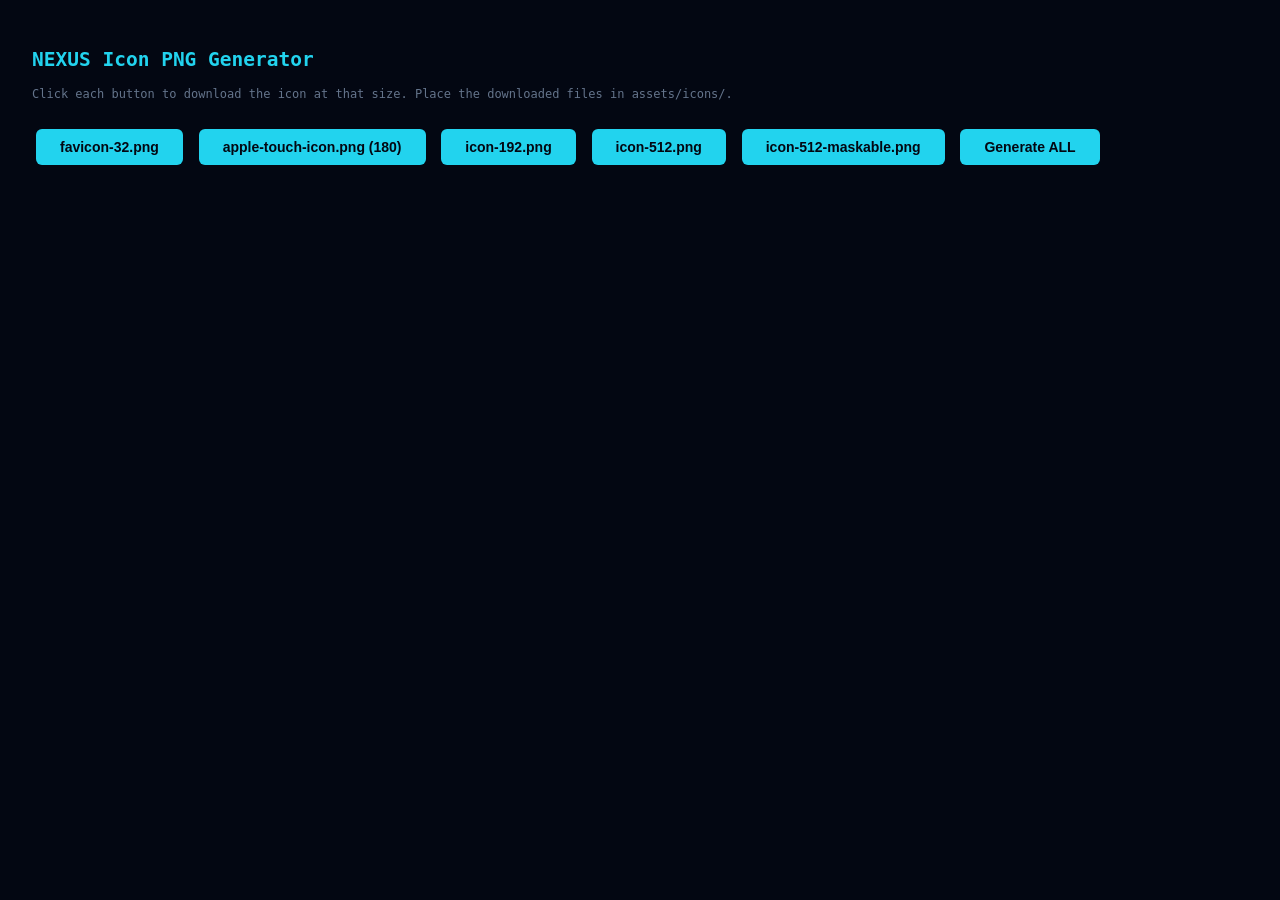
<file: assets/icons/export-icons.html>
<!DOCTYPE html>
<html lang="en">
<head>
<meta charset="UTF-8">
<title>NEXUS Icon Generator</title>
<style>
  body { background: #030712; color: #22d3ee; font-family: monospace; padding: 24px; }
  button { background: #22d3ee; color: #030712; border: none; padding: 10px 24px; font-size: 14px; cursor: pointer; border-radius: 6px; margin: 8px 4px; font-weight: 700; }
  button:hover { background: #a855f7; color: #fff; }
  #status { margin-top: 16px; font-size: 12px; line-height: 1.8; color: #94a3b8; }
  canvas { display: none; }
  img { width: 128px; height: 128px; border: 1px solid #22d3ee; margin: 8px; border-radius: 8px; }
</style>
</head>
<body>
<h2 style="margin-bottom: 16px;">NEXUS Icon PNG Generator</h2>
<p style="font-size: 12px; color: #64748b; margin-bottom: 20px;">Click each button to download the icon at that size. Place the downloaded files in assets/icons/.</p>
<button onclick="gen(32,'favicon-32.png',false)">favicon-32.png</button>
<button onclick="gen(180,'apple-touch-icon.png',false)">apple-touch-icon.png (180)</button>
<button onclick="gen(192,'icon-192.png',false)">icon-192.png</button>
<button onclick="gen(512,'icon-512.png',false)">icon-512.png</button>
<button onclick="gen(512,'icon-512-maskable.png',true)">icon-512-maskable.png</button>
<button onclick="genAll()">Generate ALL</button>
<div id="status"></div>
<canvas id="c"></canvas>

<script>
const svgSrc = `./icon.svg`;

async function gen(size, filename, maskable) {
  const status = document.getElementById('status');
  status.textContent += `Generating ${filename}...\n`;

  return new Promise(resolve => {
    const img = new Image();
    img.onload = () => {
      const canvas = document.getElementById('c');
      canvas.width = size;
      canvas.height = size;
      const ctx = canvas.getContext('2d');
      ctx.clearRect(0, 0, size, size);

      if (maskable) {
        ctx.fillStyle = '#030712';
        ctx.fillRect(0, 0, size, size);
        const pad = size * 0.1;
        const inner = size * 0.8;
        ctx.drawImage(img, pad, pad, inner, inner);
      } else {
        ctx.drawImage(img, 0, 0, size, size);
      }

      canvas.toBlob(blob => {
        const url = URL.createObjectURL(blob);
        const a = document.createElement('a');
        a.href = url;
        a.download = filename;
        document.body.appendChild(a);
        a.click();
        document.body.removeChild(a);
        URL.revokeObjectURL(url);
        status.textContent += `✓ Downloaded: ${filename}\n`;
        resolve();
      }, 'image/png');
    };
    img.onerror = (e) => {
      status.textContent += `✗ Failed: ${filename} - ${e}\n`;
      resolve();
    };
    img.src = svgSrc + '?t=' + Date.now();
  });
}

async function genAll() {
  await gen(32, 'favicon-32.png', false);
  await new Promise(r => setTimeout(r, 300));
  await gen(180, 'apple-touch-icon.png', false);
  await new Promise(r => setTimeout(r, 300));
  await gen(192, 'icon-192.png', false);
  await new Promise(r => setTimeout(r, 300));
  await gen(512, 'icon-512.png', false);
  await new Promise(r => setTimeout(r, 300));
  await gen(512, 'icon-512-maskable.png', true);
  document.getElementById('status').textContent += '\n✅ All icons generated! Copy them to assets/icons/ and reload NEXUS.';
}
</script>
</body>
</html>
</file>
<file: css/variables.css>
/**
 * NEXUS - Holographic CSS Variables & Theme Palettes
 * Holographic Command Deck: Deep Space Background, Cyan/Violet/Magenta Accents
 */
/* Plain-zero digits: the display and mono fonts use slashed zeros.
   These faces apply ONLY to the characters 0-9 and fall back to a clean system font. */
@font-face {
  font-family: 'NexusNum';
  font-style: normal;
  font-weight: 100 599;
  src: local('Arial'), local('Helvetica Neue'), local('Roboto'), local('Segoe UI');
  unicode-range: U+0030-0039;
}
@font-face {
  font-family: 'NexusNum';
  font-style: normal;
  font-weight: 600 900;
  src: local('Arial Bold'), local('Arial-BoldMT'), local('Helvetica Neue Bold'), local('HelveticaNeue-Bold'),
       local('Roboto Bold'), local('Roboto-Bold'), local('Segoe UI Bold'), local('SegoeUI-Bold');
  unicode-range: U+0030-0039;
}
:root {
  /* Deep Space Canvas */
  --bg-space: #030712;
  --bg-deep: #080d1a;
  --bg-panel: rgba(11, 18, 32, 0.72);
  --bg-panel-elevated: rgba(15, 23, 42, 0.85);
  --bg-card: rgba(15, 23, 42, 0.6);
  --bg-input: rgba(8, 14, 26, 0.8);

  /* Holographic Accents (Default: Cyan to Violet) */
  --holo-cyan: #22d3ee;
  --holo-cyan-glow: rgba(34, 211, 238, 0.4);
  --holo-cyan-faint: rgba(34, 211, 238, 0.12);
  --holo-cyan-border: rgba(34, 211, 238, 0.28);

  --holo-violet: #a855f7;
  --holo-violet-glow: rgba(168, 85, 247, 0.4);
  --holo-magenta: #ec4899;
  --holo-gold: #f59e0b;
  --holo-red: #ef4444;
  --holo-red-glow: rgba(239, 68, 68, 0.45);
  --holo-green: #10b981;
  --holo-green-glow: rgba(16, 185, 129, 0.4);

  /* Active Theme References */
  --primary: var(--holo-cyan);
  --primary-glow: var(--holo-cyan-glow);
  --primary-faint: var(--holo-cyan-faint);
  --primary-border: var(--holo-cyan-border);
  --secondary: var(--holo-violet);

  /* Typography Colors */
  --text-main: #e2e8f0;
  --text-bright: #ffffff;
  --text-dim: #94a3b8;
  --text-muted: #64748b;

  /* Fonts */
  --font-display: 'NexusNum', 'Orbitron', 'Michroma', 'Sora', sans-serif;
  --font-mono: 'NexusNum', 'Consolas', 'Fira Code', monospace;
  --font-body: 'Inter', -apple-system, BlinkMacSystemFont, 'Segoe UI', Roboto, sans-serif;
  
  /* Glassmorphism & Radii */
  --glass-blur: blur(16px);
  --shadow-holo: 0 4px 24px rgba(0, 0, 0, 0.6), 0 0 16px var(--primary-faint);
  --radius-sm: 6px;
  --radius-md: 12px;
  --radius-lg: 18px;
  --radius-full: 9999px;

  /* Touch & Layout Targets */
  --touch-target-min: 44px;
  --top-bar-height: 60px;
}

/* Palette Variations via Settings */
[data-theme="violet"] {
  --primary: var(--holo-violet);
  --primary-glow: var(--holo-violet-glow);
  --primary-faint: rgba(168, 85, 247, 0.12);
  --primary-border: rgba(168, 85, 247, 0.35);
  --secondary: var(--holo-magenta);
}

[data-theme="gold"] {
  --primary: var(--holo-gold);
  --primary-glow: rgba(245, 158, 11, 0.4);
  --primary-faint: rgba(245, 158, 11, 0.12);
  --primary-border: rgba(245, 158, 11, 0.35);
  --secondary: #fb923c;
}

[data-theme="green"] {
  --primary: var(--holo-green);
  --primary-glow: var(--holo-green-glow);
  --primary-faint: rgba(16, 185, 129, 0.12);
  --primary-border: rgba(16, 185, 129, 0.35);
  --secondary: var(--holo-cyan);
}

[data-theme="red"] {
  --primary: var(--holo-red);
  --primary-glow: var(--holo-red-glow);
  --primary-faint: rgba(239, 68, 68, 0.12);
  --primary-border: rgba(239, 68, 68, 0.35);
  --secondary: #f43f5e;
}
</file>
<file: css/base.css>
/**
 * NEXUS - Base Canvas & Deep Space Background
 * Subtle starfield perspective grid. Resets, accessible focus rings & typography.
 */

@import url('https://fonts.googleapis.com/css2?family=Inter:wght@300;400;500;600;700&family=Orbitron:wght@500;700;800;900&family=Sora:wght@400;600;700&display=swap');

*, *::before, *::after {
  box-sizing: border-box;
  margin: 0;
  padding: 0;
  -webkit-tap-highlight-color: transparent;
}

html, body {
  width: 100%;
  min-height: 100vh;
  background-color: var(--bg-space);
  color: var(--text-main);
  font-family: var(--font-body);
  font-size: 14px;
  line-height: 1.5;
  overflow-x: hidden;
  position: relative;
}

/* Subtle Deep Space Starfield & Perspective Grid */
body::before {
  content: "";
  position: fixed;
  top: 0;
  left: 0;
  width: 100vw;
  height: 100vh;
  pointer-events: none;
  z-index: 0;
  background-image: 
    radial-gradient(circle at 50% 5%, rgba(34, 211, 238, 0.08) 0%, transparent 55%),
    radial-gradient(circle at 85% 85%, rgba(168, 85, 247, 0.06) 0%, transparent 50%),
    radial-gradient(circle at 15% 75%, rgba(236, 72, 153, 0.04) 0%, transparent 45%),
    linear-gradient(rgba(34, 211, 238, 0.02) 1px, transparent 1px),
    linear-gradient(90deg, rgba(34, 211, 238, 0.02) 1px, transparent 1px);
  background-size: 100% 100%, 100% 100%, 100% 100%, 48px 48px, 48px 48px;
  background-position: center center;
}

body {
  padding-top: env(safe-area-inset-top, 0);
  padding-bottom: env(safe-area-inset-bottom, 0);
  padding-left: env(safe-area-inset-left, 0);
  padding-right: env(safe-area-inset-right, 0);
}

h1, h2, h3, h4, .display-font {
  font-family: var(--font-display);
  letter-spacing: 0.04em;
  color: var(--text-bright);
}

a {
  color: var(--primary);
  text-decoration: none;
  transition: color 0.2s ease;
}

button {
  font-family: inherit;
  cursor: pointer;
  border: none;
  outline: none;
  background: transparent;
  color: inherit;
}

input, select, textarea {
  font-family: inherit;
  color: var(--text-bright);
  background: var(--bg-input);
  border: 1px solid var(--primary-border);
  border-radius: var(--radius-sm);
  padding: 8px 12px;
  outline: none;
  transition: border-color 0.2s, box-shadow 0.2s;
}

input:focus, select:focus, textarea:focus {
  border-color: var(--primary);
  box-shadow: 0 0 10px var(--primary-glow);
}

:focus-visible {
  outline: 2px solid var(--primary);
  outline-offset: 2px;
}

::selection {
  background: var(--primary);
  color: #030712;
}

::-webkit-scrollbar {
  width: 6px;
  height: 6px;
}

::-webkit-scrollbar-track {
  background: rgba(3, 7, 18, 0.7);
}

::-webkit-scrollbar-thumb {
  background: var(--primary-border);
  border-radius: var(--radius-full);
}

::-webkit-scrollbar-thumb:hover {
  background: var(--primary);
}

@media (prefers-reduced-motion: reduce) {
  *, *::before, *::after {
    animation-duration: 0.01ms !important;
    animation-iteration-count: 1 !important;
    transition-duration: 0.01ms !important;
  }
}
</file>
<file: css/effects.css>
/**
 * NEXUS - Holographic Effects, Core Orb, Donut Animations & Boot Sequence
 */

/* Holographic Glass Panel */
.holo-panel {
  position: relative;
  background: var(--bg-panel);
  backdrop-filter: var(--glass-blur);
  -webkit-backdrop-filter: var(--glass-blur);
  border: 1px solid transparent;
  border-image: linear-gradient(135deg, var(--primary) 0%, rgba(168, 85, 247, 0.4) 100%) 1;
  border-radius: var(--radius-md);
  box-shadow: var(--shadow-holo);
  padding: 18px;
  transition: border-color 0.25s, box-shadow 0.25s;
}

/* Rounded Holographic Panel Alternative (border-image cannot do border-radius in some browsers) */
.holo-card {
  position: relative;
  background: var(--bg-panel);
  backdrop-filter: var(--glass-blur);
  -webkit-backdrop-filter: var(--glass-blur);
  border: 1px solid var(--primary-border);
  border-radius: var(--radius-lg);
  box-shadow: 0 4px 20px rgba(0, 0, 0, 0.5), 0 0 15px var(--primary-faint);
  transition: border-color 0.2s, box-shadow 0.2s;
}

.holo-card:hover {
  border-color: var(--primary);
  box-shadow: 0 6px 24px rgba(0, 0, 0, 0.6), 0 0 20px var(--primary-glow);
}

/* ==========================================================================
   THE CORE ORB BUTTON (Key Command Hub Trigger)
   ========================================================================== */
.nexus-core-orb-btn {
  position: relative;
  width: 44px;
  height: 44px;
  border-radius: 50%;
  background: radial-gradient(circle at 35% 35%, #22d3ee 0%, #a855f7 60%, #030712 100%);
  border: 1.5px solid var(--primary);
  box-shadow: 0 0 16px var(--primary-glow), inset 0 0 10px rgba(255, 255, 255, 0.5);
  display: flex;
  align-items: center;
  justify-content: center;
  cursor: pointer;
  transition: transform 0.2s cubic-bezier(0.16, 1, 0.3, 1), box-shadow 0.2s;
}

.nexus-core-orb-btn:hover {
  transform: scale(1.08);
  box-shadow: 0 0 24px var(--primary-glow), inset 0 0 14px #ffffff;
}

.nexus-core-orb-btn:active {
  transform: scale(0.94);
}

.core-orb-pulse-ring {
  position: absolute;
  top: -4px;
  left: -4px;
  right: -4px;
  bottom: -4px;
  border-radius: 50%;
  border: 1px dashed var(--primary);
  opacity: 0.5;
  animation: spinClockwise 12s linear infinite;
  pointer-events: none;
}

.core-orb-glyph {
  width: 18px;
  height: 18px;
  stroke: #ffffff;
  stroke-width: 2.2;
  filter: drop-shadow(0 0 3px rgba(255, 255, 255, 0.8));
}

/* Mobile Floating Core Orb at bottom-center */
.mobile-floating-orb {
  display: none;
  position: fixed;
  bottom: 20px;
  left: 50%;
  transform: translateX(-50%);
  width: 58px;
  height: 58px;
  z-index: 1000;
  box-shadow: 0 4px 28px rgba(0, 0, 0, 0.8), 0 0 25px var(--primary-glow);
}

.mobile-floating-orb:active {
  transform: translateX(-50%) scale(0.92);
}

/* ==========================================================================
   HOLOGRAPHIC DONUT CHART
   ========================================================================== */
.holo-donut-wrapper {
  position: relative;
  width: 100%;
  max-width: 230px;
  margin: 0 auto;
  aspect-ratio: 1;
}

.holo-donut-svg {
  width: 100%;
  height: 100%;
  overflow: visible;
}

.holo-ring-outer {
  fill: none;
  stroke: var(--primary);
  stroke-width: 1.5;
  stroke-dasharray: 4, 12;
  opacity: 0.45;
  transform-origin: 110px 110px;
  animation: spinClockwise 28s linear infinite;
}

.holo-ring-mid {
  fill: none;
  stroke: var(--secondary);
  stroke-width: 1;
  stroke-dasharray: 12, 8;
  opacity: 0.35;
  transform-origin: 110px 110px;
  animation: spinCounter 20s linear infinite;
}

.holo-track {
  fill: none;
  stroke: rgba(34, 211, 238, 0.08);
  stroke-width: 13;
}

.holo-progress {
  fill: none;
  stroke-width: 13;
  stroke-linecap: round;
  transform: rotate(-90deg);
  transform-origin: 110px 110px;
  transition: stroke-dashoffset 0.65s cubic-bezier(0.16, 1, 0.3, 1), stroke 0.3s;
}

.holo-ring-inner {
  fill: none;
  stroke: var(--primary);
  stroke-width: 1;
  stroke-dasharray: 2, 8;
  opacity: 0.3;
  transform-origin: 110px 110px;
  animation: spinClockwise 36s linear infinite;
}

.holo-pct-text {
  font-family: var(--font-display);
  font-size: 32px;
  font-weight: 800;
  fill: var(--text-bright);
  text-shadow: 0 0 12px var(--primary-glow);
}

.holo-count-text {
  font-family: var(--font-body);
  font-size: 11px;
  font-weight: 600;
  letter-spacing: 0.08em;
  fill: var(--text-dim);
}

.holo-status-text {
  font-family: var(--font-display);
  font-size: 9px;
  font-weight: 700;
  letter-spacing: 0.14em;
  fill: var(--primary);
}

@keyframes spinClockwise {
  from { transform: rotate(0deg); }
  to { transform: rotate(360deg); }
}

@keyframes spinCounter {
  from { transform: rotate(0deg); }
  to { transform: rotate(-360deg); }
}

/* ==========================================================================
   BOOT ANIMATION OVERLAY (< 1.5s, skippable)
   ========================================================================== */
#nexus-boot-overlay {
  position: fixed;
  top: 0;
  left: 0;
  width: 100vw;
  height: 100vh;
  z-index: 100000;
  background-color: var(--bg-space);
  display: flex;
  flex-direction: column;
  align-items: center;
  justify-content: center;
  transition: opacity 0.35s ease, visibility 0.35s ease;
}

#nexus-boot-overlay.fade-out {
  opacity: 0;
  visibility: hidden;
}

.boot-content {
  text-align: center;
  display: flex;
  flex-direction: column;
  align-items: center;
  gap: 16px;
}

.boot-core-glyph {
  width: 72px;
  height: 72px;
  border-radius: 50%;
  border: 2px dashed var(--primary);
  box-shadow: 0 0 25px var(--primary-glow), inset 0 0 15px var(--primary-glow);
  display: flex;
  align-items: center;
  justify-content: center;
  animation: spinClockwise 3s linear infinite;
}

.boot-core-inner {
  width: 36px;
  height: 36px;
  border-radius: 50%;
  background: radial-gradient(circle, var(--primary) 0%, var(--secondary) 100%);
  animation: pulseGlow 1.2s infinite alternate ease-in-out;
}

@keyframes pulseGlow {
  0% { transform: scale(0.85); opacity: 0.6; }
  100% { transform: scale(1.15); opacity: 1; }
}

.boot-text {
  font-family: var(--font-display);
  font-size: 18px;
  letter-spacing: 0.16em;
  color: var(--text-bright);
  text-shadow: 0 0 12px var(--primary-glow);
}

.boot-subtext {
  font-family: var(--font-mono);
  font-size: 11px;
  color: var(--primary);
  letter-spacing: 0.08em;
}

.boot-skip-btn {
  margin-top: 10px;
  padding: 5px 14px;
  font-size: 10px;
  letter-spacing: 0.1em;
  color: var(--text-dim);
  border: 1px solid rgba(34, 211, 238, 0.2);
  border-radius: var(--radius-sm);
  transition: all 0.2s;
}

.boot-skip-btn:hover {
  color: var(--primary);
  border-color: var(--primary);
}

/* Particle sparks */
.nexus-particle-spark {
  position: fixed;
  width: 5px;
  height: 5px;
  border-radius: 50%;
  pointer-events: none;
  z-index: 99999;
}
</file>
<file: css/layout.css>
/**
 * NEXUS - Layout & Screen Views
 * Minimal Top Bar, Home (Today Only), Week Board Timeline Lanes, Custom Lists
 */

.nexus-app-shell {
  min-height: 100vh;
  display: flex;
  flex-direction: column;
  position: relative;
  z-index: 1;
}

/* ==========================================================================
   MINIMAL TOP COMMAND BAR
   ========================================================================== */
.top-command-bar {
  height: var(--top-bar-height);
  background: rgba(3, 7, 18, 0.82);
  backdrop-filter: var(--glass-blur);
  -webkit-backdrop-filter: var(--glass-blur);
  border-bottom: 1px solid var(--primary-border);
  display: flex;
  align-items: center;
  justify-content: space-between;
  padding: 0 20px;
  position: sticky;
  top: 0;
  z-index: 100;
}

.top-bar-left {
  display: flex;
  align-items: center;
  gap: 14px;
}

.top-bar-brand {
  display: flex;
  align-items: center;
  gap: 8px;
  cursor: pointer;
}

.top-bar-brand-title {
  font-family: var(--font-display);
  font-size: 16px;
  font-weight: 800;
  letter-spacing: 0.12em;
  color: var(--text-bright);
}

.top-bar-brand-title span {
  color: var(--primary);
  text-shadow: 0 0 10px var(--primary-glow);
}

.top-bar-greeting-wrap {
  display: flex;
  flex-direction: column;
}

.greeting-text {
  font-size: 13px;
  font-weight: 500;
  color: var(--text-bright);
}

.user-moniker {
  color: var(--primary);
  font-weight: 600;
}

.greeting-stardate {
  font-family: var(--font-mono);
  font-size: 10px;
  color: var(--text-dim);
}

.top-bar-center {
  display: flex;
  flex-direction: column;
  align-items: center;
}

.top-clock {
  font-family: var(--font-display);
  font-size: 15px;
  font-weight: 700;
  letter-spacing: 0.08em;
  color: var(--text-bright);
}

.clock-colon {
  display: inline-block;
  color: var(--primary);
  animation: pulseColon 1s infinite;
}

@keyframes pulseColon {
  0%, 100% { opacity: 1; text-shadow: 0 0 6px var(--primary-glow); }
  50% { opacity: 0.2; text-shadow: none; }
}

.top-date {
  font-family: var(--font-mono);
  font-size: 10px;
  color: var(--text-dim);
}

.top-bar-right {
  display: flex;
  align-items: center;
  gap: 8px;
}

.top-quick-btn {
  width: 36px;
  height: 36px;
  border-radius: var(--radius-sm);
  border: 1px solid var(--primary-border);
  background: var(--bg-card);
  display: flex;
  align-items: center;
  justify-content: center;
  color: var(--text-main);
  transition: all 0.2s;
}

.top-quick-btn:hover {
  border-color: var(--primary);
  color: var(--primary);
  box-shadow: 0 0 10px var(--primary-glow);
  transform: translateY(-1px);
}

.top-quick-btn svg {
  width: 17px;
  height: 17px;
}

/* ==========================================================================
   OVERDUE ALERT STRIP
   ========================================================================== */
.overdue-alert-strip {
  background: rgba(239, 68, 68, 0.12);
  border-bottom: 1px solid var(--holo-red);
  padding: 8px 20px;
  display: none;
  align-items: center;
  justify-content: space-between;
  font-size: 12px;
}

.overdue-content {
  display: flex;
  align-items: center;
  gap: 8px;
  color: #fca5a5;
}

.overdue-count-pill {
  background: var(--holo-red);
  color: #fff;
  padding: 1px 6px;
  border-radius: var(--radius-full);
  font-size: 11px;
  font-weight: 700;
}

.overdue-action-btn {
  padding: 4px 10px;
  border-radius: var(--radius-sm);
  background: var(--holo-red);
  color: #fff;
  font-size: 11px;
  font-weight: 600;
  transition: opacity 0.2s;
}

.overdue-action-btn:hover {
  opacity: 0.9;
}

/* ==========================================================================
   SCREEN 1: HOME = TODAY ONLY
   ========================================================================== */
.home-screen-wrap {
  max-width: 820px;
  margin: 0 auto;
  width: 100%;
  padding: 24px 20px 80px;
}

.home-centerpiece-card {
  padding: 24px 20px 18px;
  margin-bottom: 20px;
  text-align: center;
}

.home-today-date-badge {
  font-family: var(--font-display);
  font-size: 14px;
  font-weight: 700;
  letter-spacing: 0.08em;
  color: var(--primary);
  margin-bottom: 12px;
}

/* Stat Chips Row */
.stat-chips-row {
  display: grid;
  grid-template-columns: repeat(4, 1fr);
  gap: 10px;
  margin-bottom: 24px;
}

.stat-chip {
  background: var(--bg-card);
  border: 1px solid var(--primary-border);
  border-radius: var(--radius-md);
  padding: 8px;
  text-align: center;
}

.stat-chip-num {
  font-family: var(--font-display);
  font-size: 18px;
  font-weight: 800;
  color: var(--text-bright);
}

.stat-chip-label {
  font-size: 10px;
  font-weight: 600;
  color: var(--text-dim);
  text-transform: uppercase;
}

.stat-chip.stat-done .stat-chip-num { color: var(--holo-green); }
.stat-chip.stat-pending .stat-chip-num { color: var(--holo-gold); }
.stat-chip.stat-overdue .stat-chip-num { color: var(--holo-red); }

/* Quick Add Directive Bar on Home */
.home-quick-add-wrap {
  margin-bottom: 18px;
}

.quick-add-form {
  display: flex;
  gap: 8px;
  background: var(--bg-panel);
  backdrop-filter: var(--glass-blur);
  border: 1px solid var(--primary-border);
  border-radius: var(--radius-md);
  padding: 6px 8px;
  box-shadow: 0 4px 16px rgba(0, 0, 0, 0.4);
}

.quick-add-main-input {
  flex: 1;
  background: transparent;
  border: none;
  font-size: 13px;
  padding: 6px 8px;
}

.quick-add-main-input:focus {
  box-shadow: none;
}

.quick-add-tools {
  display: flex;
  align-items: center;
  gap: 6px;
}

.quick-add-time-input {
  width: 90px;
  font-size: 11px;
  padding: 4px 6px;
  background: rgba(3, 7, 18, 0.6);
}

.quick-add-priority-select {
  font-size: 11px;
  padding: 4px 6px;
  background: rgba(3, 7, 18, 0.6);
}

.quick-add-submit-btn {
  padding: 6px 14px;
  border-radius: var(--radius-sm);
  background: var(--primary);
  color: #030712;
  font-family: var(--font-display);
  font-size: 11px;
  font-weight: 700;
  transition: all 0.2s;
}

.quick-add-submit-btn:hover {
  box-shadow: 0 0 12px var(--primary-glow);
}

/* Home Filters & Search Strip */
.home-filters-strip {
  display: flex;
  align-items: center;
  justify-content: space-between;
  gap: 12px;
  margin-bottom: 14px;
}

.home-search-input {
  flex: 1;
  max-width: 240px;
  font-size: 11px;
  padding: 5px 10px;
}

.home-filter-select {
  font-size: 11px;
  padding: 5px 8px;
}

/* Home Directives List Container */
.home-tasks-list {
  display: flex;
  flex-direction: column;
  gap: 8px;
}

/* Empty State Card */
.empty-state-card {
  padding: 40px 20px;
  text-align: center;
  border: 1px dashed var(--primary-border);
  border-radius: var(--radius-lg);
  background: rgba(15, 23, 42, 0.3);
  display: flex;
  flex-direction: column;
  align-items: center;
  gap: 8px;
}

.empty-state-core-icon {
  width: 48px;
  height: 48px;
  border-radius: 50%;
  border: 1px dashed var(--primary);
  display: flex;
  align-items: center;
  justify-content: center;
  color: var(--primary);
  margin-bottom: 6px;
}

.empty-state-core-icon svg {
  width: 24px;
  height: 24px;
}

.empty-state-card h4 {
  font-size: 14px;
  font-weight: 600;
  color: var(--text-bright);
}

.empty-state-card p {
  font-size: 12px;
  color: var(--text-dim);
  max-width: 380px;
}

/* ==========================================================================
   SCREEN 2: WEEK BOARD (HORIZONTAL TIMELINE LANES)
   ========================================================================== */
.week-board-screen-wrap {
  max-width: 1100px;
  margin: 0 auto;
  width: 100%;
  padding: 24px 20px 80px;
}

.week-timeline-header {
  display: flex;
  align-items: center;
  justify-content: space-between;
  margin-bottom: 18px;
}

.timeline-nav-group {
  display: flex;
  align-items: center;
  gap: 8px;
}

.week-lanes-container {
  display: flex;
  flex-direction: column;
  gap: 12px;
}

.week-timeline-lane {
  background: var(--bg-panel);
  border: 1px solid var(--primary-border);
  border-radius: var(--radius-md);
  padding: 12px 14px;
  transition: border-color 0.2s;
}

.week-timeline-lane.is-today-lane {
  border-color: var(--primary);
  box-shadow: 0 0 14px var(--primary-faint);
}

.lane-header {
  display: flex;
  align-items: center;
  justify-content: space-between;
  padding-bottom: 8px;
  border-bottom: 1px solid rgba(34, 211, 238, 0.12);
  margin-bottom: 8px;
}

.lane-header-left {
  display: flex;
  align-items: center;
  gap: 8px;
}

.lane-day-name {
  font-family: var(--font-display);
  font-size: 12px;
  font-weight: 700;
  color: var(--text-bright);
}

.lane-date-num {
  font-family: var(--font-mono);
  font-size: 11px;
  color: var(--text-dim);
}

.today-tag-chip {
  font-family: var(--font-display);
  font-size: 9px;
  font-weight: 700;
  background: var(--primary);
  color: #030712;
  padding: 1px 5px;
  border-radius: 4px;
}

.lane-header-right {
  display: flex;
  align-items: center;
  gap: 8px;
}

.lane-completion-badge {
  font-family: var(--font-mono);
  font-size: 11px;
  color: var(--primary);
}

.lane-completion-badge.complete {
  color: var(--holo-green);
}

.lane-quick-add-btn {
  width: 22px;
  height: 22px;
  border-radius: 4px;
  background: rgba(34, 211, 238, 0.15);
  color: var(--primary);
  font-weight: 700;
  display: flex;
  align-items: center;
  justify-content: center;
}

.lane-quick-add-btn:hover {
  background: var(--primary);
  color: #030712;
}

.lane-tasks-dropzone {
  min-height: 48px;
  display: flex;
  flex-direction: column;
  gap: 6px;
  border-radius: var(--radius-sm);
  transition: background 0.2s;
}

.lane-tasks-dropzone.drag-over {
  background: rgba(34, 211, 238, 0.08);
  border: 1px dashed var(--primary);
}

.lane-empty-placeholder {
  font-size: 11px;
  color: var(--text-muted);
  padding: 10px 0;
  text-align: center;
}

/* ==========================================================================
   SCREEN 3: CUSTOM LISTS
   ========================================================================== */
.custom-lists-screen-wrap {
  max-width: 1100px;
  margin: 0 auto;
  width: 100%;
  padding: 24px 20px 80px;
}

.custom-lists-deck-grid {
  display: grid;
  grid-template-columns: repeat(auto-fill, minmax(300px, 1fr));
  gap: 16px;
}

.custom-list-card {
  background: var(--bg-panel);
  border: 1px solid var(--primary-border);
  border-radius: var(--radius-md);
  padding: 14px;
  display: flex;
  flex-direction: column;
  min-height: 260px;
  max-height: 380px;
}

.list-card-header {
  display: flex;
  align-items: center;
  justify-content: space-between;
  padding-bottom: 8px;
  border-bottom: 1px solid var(--primary-border);
  margin-bottom: 8px;
}

.list-title {
  font-family: var(--font-display);
  font-size: 13px;
  font-weight: 700;
  color: var(--text-bright);
}

.list-counter {
  font-family: var(--font-mono);
  font-size: 10px;
  color: var(--primary);
  background: var(--primary-faint);
  padding: 1px 6px;
  border-radius: 4px;
}

.list-del-btn {
  font-size: 16px;
  color: var(--text-dim);
}

.list-del-btn:hover {
  color: var(--holo-red);
}

.list-items-body {
  flex: 1;
  overflow-y: auto;
  display: flex;
  flex-direction: column;
  gap: 6px;
  margin-bottom: 8px;
}

.custom-list-row {
  display: flex;
  align-items: center;
  gap: 8px;
  padding: 6px 8px;
  border-radius: var(--radius-sm);
  background: rgba(15, 23, 42, 0.4);
}

.custom-list-row.is-done .list-row-text {
  text-decoration: line-through;
  color: var(--text-muted);
}

.list-row-check {
  width: 16px;
  height: 16px;
  border-radius: 50%;
  border: 1.5px solid var(--primary);
  display: flex;
  align-items: center;
  justify-content: center;
  flex-shrink: 0;
}

.list-row-check.checked .check-dot {
  width: 8px;
  height: 8px;
  border-radius: 50%;
  background: var(--primary);
}

.list-row-text {
  flex: 1;
  font-size: 12px;
}

.list-row-actions {
  display: flex;
  gap: 4px;
  opacity: 0;
  transition: opacity 0.15s;
}

.custom-list-row:hover .list-row-actions {
  opacity: 1;
}

.list-row-promote-btn, .list-row-delete-btn {
  color: var(--text-dim);
  font-size: 13px;
  padding: 2px;
}

.list-row-promote-btn:hover { color: var(--primary); }
.list-row-delete-btn:hover { color: var(--holo-red); }

.add-custom-item-form {
  display: flex;
  gap: 6px;
}

.add-custom-item-input {
  flex: 1;
  font-size: 11px;
  padding: 5px 8px;
}

.add-custom-item-submit {
  padding: 0 10px;
  border-radius: var(--radius-sm);
  background: var(--primary);
  color: #030712;
  font-weight: 700;
}

/* ==========================================================================
   MOBILE RESPONSIVENESS (< 768px - AttendEase Feel)
   ========================================================================== */
@media (max-width: 768px) {
  .top-bar-greeting-wrap, .top-bar-center {
    display: none;
  }

  .home-screen-wrap, .week-board-screen-wrap, .custom-lists-screen-wrap {
    padding: 14px 14px 90px;
  }

  .stat-chips-row {
    grid-template-columns: repeat(2, 1fr);
  }

  .quick-add-form {
    flex-direction: column;
  }

  .quick-add-tools {
    justify-content: flex-end;
  }

  .mobile-floating-orb {
    display: flex;
  }

  .top-command-bar .nexus-core-orb-btn {
    display: none;
  }
  .top-command-bar {
  padding-left: max(20px, env(safe-area-inset-left, 0px));
  padding-right: max(26px, env(safe-area-inset-right, 0px));
  }
  .top-bar-left { min-width: 0; }
  .top-bar-right { flex-shrink: 0; padding-right: 4px; }
  .top-bar-right .nexus-core-orb-btn { margin-right: 2px; }
}
</file>
<file: css/components.css>
/**
 * NEXUS - Component Styles
 * Floating task rows, Command Hub radial nodes, Command Palette, slide-in panels, toasts, install banner
 */

/* ==========================================================================
   FLOATING TASK ROWS (Original Sleek Identity - NOT Ruled Lines)
   ========================================================================== */
.nexus-floating-task {
  position: relative;
  display: flex;
  align-items: center;
  gap: 12px;
  padding: 10px 14px;
  background: var(--bg-card);
  backdrop-filter: var(--glass-blur);
  -webkit-backdrop-filter: var(--glass-blur);
  border: 1px solid var(--primary-border);
  border-radius: var(--radius-md);
  box-shadow: 0 2px 10px rgba(0, 0, 0, 0.4);
  cursor: grab;
  transition: transform 0.15s, border-color 0.15s, background 0.15s, box-shadow 0.15s;
}

.nexus-floating-task:hover {
  border-color: var(--primary);
  background: rgba(18, 28, 50, 0.85);
  box-shadow: 0 4px 16px rgba(0, 0, 0, 0.5), 0 0 10px var(--primary-faint);
}

.nexus-floating-task.is-dragging {
  opacity: 0.35;
  cursor: grabbing;
}

/* Left Accent Bar colored by priority */
.nexus-floating-task.priority-critical { border-left: 3px solid var(--holo-red); }
.nexus-floating-task.priority-high     { border-left: 3px solid var(--holo-gold); }
.nexus-floating-task.priority-medium   { border-left: 3px solid var(--holo-cyan); }
.nexus-floating-task.priority-low      { border-left: 3px solid #64748b; }

/* Circular Check Node */
.check-node {
  width: 22px;
  height: 22px;
  border-radius: 50%;
  border: 1.8px solid var(--primary);
  display: flex;
  align-items: center;
  justify-content: center;
  flex-shrink: 0;
  transition: all 0.2s cubic-bezier(0.16, 1, 0.3, 1);
  background: rgba(3, 7, 18, 0.4);
}

.check-node:hover {
  transform: scale(1.1);
  box-shadow: 0 0 8px var(--primary-glow);
}

.check-node .check-node-svg {
  width: 12px;
  height: 12px;
  stroke: #030712;
  stroke-width: 3;
  fill: none;
  opacity: 0;
  transform: scale(0.5);
  transition: all 0.15s;
}

.check-node.checked {
  background: var(--primary);
  box-shadow: 0 0 10px var(--primary-glow);
}

.check-node.checked .check-node-svg {
  opacity: 1;
  transform: scale(1);
}

/* Completed Task State */
.nexus-floating-task.is-completed {
  opacity: 0.5;
  background: rgba(8, 14, 26, 0.4);
}

.nexus-floating-task.is-completed .task-title-text {
  text-decoration: line-through;
  color: var(--text-muted);
}

/* Task Info Body */
.task-info-body {
  flex: 1;
  min-width: 0;
  cursor: pointer;
}

.task-title-line {
  margin-bottom: 4px;
}

.task-title-text {
  font-size: 13.5px;
  font-weight: 500;
  color: var(--text-bright);
  word-break: break-word;
}

.task-chips-row {
  display: flex;
  flex-wrap: wrap;
  align-items: center;
  gap: 6px;
  font-size: 10px;
}

/* Chips */
.task-chip {
  display: inline-flex;
  align-items: center;
  gap: 3px;
  padding: 1px 6px;
  border-radius: 4px;
  font-family: var(--font-mono);
  font-size: 9px;
  letter-spacing: 0.04em;
}

.chip-time {
  background: rgba(34, 211, 238, 0.12);
  color: var(--primary);
}

.chip-priority.priority-critical { background: rgba(239, 68, 68, 0.18); color: var(--holo-red); }
.chip-priority.priority-high     { background: rgba(245, 158, 11, 0.18); color: var(--holo-gold); }
.chip-priority.priority-medium   { background: rgba(34, 211, 238, 0.15); color: var(--holo-cyan); }
.chip-priority.priority-low      { background: rgba(100, 116, 139, 0.2); color: var(--text-dim); }

.chip-tag {
  background: rgba(255, 255, 255, 0.06);
  color: var(--text-main);
  text-transform: uppercase;
}

.chip-recurring {
  background: rgba(16, 185, 129, 0.15);
  color: var(--holo-green);
}

.chip-carried {
  background: rgba(245, 158, 11, 0.15);
  color: var(--holo-gold);
}

.chip-subtasks {
  background: rgba(168, 85, 247, 0.15);
  color: var(--holo-violet);
}

.chip-subtasks.all-done {
  color: var(--holo-green);
  background: rgba(16, 185, 129, 0.15);
}

/* Task Row Tools */
.task-row-tools {
  display: flex;
  align-items: center;
  gap: 3px;
  opacity: 0;
  transition: opacity 0.15s ease;
}

.nexus-floating-task:hover .task-row-tools,
.nexus-floating-task:focus-within .task-row-tools {
  opacity: 1;
}

@media (hover: none) {
  .task-row-tools {
    opacity: 0.85;
  }
}

.row-tool-btn {
  width: 24px;
  height: 24px;
  border-radius: var(--radius-sm);
  display: flex;
  align-items: center;
  justify-content: center;
  color: var(--text-dim);
  font-size: 13px;
  transition: all 0.15s;
}

.row-tool-btn:hover {
  color: var(--primary);
  background: var(--primary-faint);
}

.row-tool-btn.delete-btn:hover {
  color: var(--holo-red);
  background: rgba(239, 68, 68, 0.15);
}

/* ==========================================================================
   THE COMMAND HUB OVERLAY (Key Radial Node Grid)
   ========================================================================== */
.command-hub-overlay {
  position: fixed;
  top: 0;
  left: 0;
  width: 100vw;
  height: 100vh;
  z-index: 10000;
  background: rgba(3, 7, 18, 0.88);
  backdrop-filter: blur(20px);
  -webkit-backdrop-filter: blur(20px);
  display: none;
  flex-direction: column;
  align-items: center;
  justify-content: center;
  padding: 24px;
  animation: hubFadeIn 0.25s cubic-bezier(0.16, 1, 0.3, 1);
}

.command-hub-overlay.active {
  display: flex;
}

@keyframes hubFadeIn {
  from { opacity: 0; transform: scale(0.96); }
  to { opacity: 1; transform: scale(1); }
}

.hub-modal-wrapper {
  max-width: 820px;
  width: 100%;
  max-height: 90vh;
  display: flex;
  flex-direction: column;
  background: rgba(11, 18, 32, 0.94);
  border: 1px solid var(--primary);
  border-radius: var(--radius-lg);
  box-shadow: 0 0 35px var(--primary-faint), 0 8px 32px rgba(0, 0, 0, 0.8);
  overflow: hidden;
}

.hub-header {
  padding: 16px 20px;
  display: flex;
  align-items: center;
  justify-content: space-between;
  border-bottom: 1px solid var(--primary-border);
  background: rgba(3, 7, 18, 0.5);
}

.hub-title-wrap {
  display: flex;
  align-items: center;
  gap: 10px;
}

.hub-title {
  font-family: var(--font-display);
  font-size: 15px;
  font-weight: 800;
  letter-spacing: 0.1em;
  color: var(--text-bright);
}

.hub-sub {
  font-family: var(--font-mono);
  font-size: 11px;
  color: var(--primary);
}

.hub-search-bar {
  padding: 12px 20px;
  border-bottom: 1px solid rgba(34, 211, 238, 0.12);
}

.hub-filter-input {
  width: 100%;
  font-size: 13px;
  padding: 8px 14px;
}

/* Orbital Node Grid */
.hub-nodes-container {
  padding: 20px;
  overflow-y: auto;
  display: grid;
  grid-template-columns: repeat(4, 1fr);
  gap: 12px;
}

@media (max-width: 768px) {
  .hub-nodes-container {
    grid-template-columns: repeat(2, 1fr);
    padding: 14px;
    gap: 10px;
  }
}

.hub-orbital-node {
  background: var(--bg-card);
  border: 1px solid var(--primary-border);
  border-radius: var(--radius-md);
  padding: 14px 10px;
  display: flex;
  flex-direction: column;
  align-items: center;
  text-align: center;
  gap: 6px;
  cursor: pointer;
  transition: all 0.2s cubic-bezier(0.16, 1, 0.3, 1);
}

.hub-orbital-node:hover {
  background: rgba(34, 211, 238, 0.15);
  border-color: var(--primary);
  box-shadow: 0 0 16px var(--primary-glow);
  transform: translateY(-2px);
}

.node-icon-ring {
  width: 40px;
  height: 40px;
  border-radius: 50%;
  border: 1.5px solid var(--primary);
  display: flex;
  align-items: center;
  justify-content: center;
  color: var(--primary);
  margin-bottom: 2px;
  transition: transform 0.2s;
}

.hub-orbital-node:hover .node-icon-ring {
  transform: scale(1.1);
  box-shadow: 0 0 10px var(--primary-glow);
}

.node-icon-ring svg {
  width: 20px;
  height: 20px;
}

.node-title {
  font-family: var(--font-display);
  font-size: 12px;
  font-weight: 700;
  color: var(--text-bright);
}

.node-hint {
  font-size: 10px;
  color: var(--text-dim);
  line-height: 1.25;
  display: -webkit-box;
  -webkit-line-clamp: 2;
  -webkit-box-orient: vertical;
  overflow: hidden;
}

/* ==========================================================================
   COMMAND PALETTE MODAL (Ctrl / Cmd + K)
   ========================================================================== */
.command-palette-modal {
  position: fixed;
  top: 0;
  left: 0;
  width: 100vw;
  height: 100vh;
  z-index: 20000;
  background: rgba(3, 7, 18, 0.85);
  backdrop-filter: blur(14px);
  -webkit-backdrop-filter: blur(14px);
  display: none;
  align-items: flex-start;
  justify-content: center;
  padding-top: 12vh;
}

.command-palette-modal.active {
  display: flex;
  animation: hubFadeIn 0.2s;
}

.palette-dialog {
  max-width: 580px;
  width: calc(100% - 24px);
  background: rgba(11, 18, 32, 0.96);
  border: 1px solid var(--primary);
  border-radius: var(--radius-md);
  box-shadow: 0 8px 32px rgba(0, 0, 0, 0.8), 0 0 25px var(--primary-faint);
  overflow: hidden;
  display: flex;
  flex-direction: column;
}

.palette-input-wrap {
  display: flex;
  align-items: center;
  padding: 12px 16px;
  border-bottom: 1px solid var(--primary-border);
  gap: 10px;
}

.palette-input-icon {
  color: var(--primary);
  font-size: 16px;
}

.palette-search-field {
  flex: 1;
  background: transparent;
  border: none;
  font-size: 14px;
  color: var(--text-bright);
  padding: 4px;
}

.palette-search-field:focus {
  box-shadow: none;
}

.palette-results-list {
  max-height: 340px;
  overflow-y: auto;
  padding: 6px;
}

.palette-item {
  display: flex;
  align-items: center;
  gap: 10px;
  padding: 8px 10px;
  border-radius: var(--radius-sm);
  cursor: pointer;
  transition: all 0.12s;
}

.palette-item:hover, .palette-item.selected {
  background: rgba(34, 211, 238, 0.15);
  color: var(--text-bright);
}

.palette-item-icon {
  width: 24px;
  display: flex;
  align-items: center;
  justify-content: center;
  font-size: 14px;
}

.palette-item-info {
  flex: 1;
  display: flex;
  flex-direction: column;
}

.palette-item-title {
  font-size: 13px;
  font-weight: 500;
}

.palette-item-cat {
  font-size: 10px;
  font-family: var(--font-mono);
  color: var(--text-dim);
}

.palette-item-kbd {
  font-size: 11px;
  font-family: var(--font-mono);
  color: var(--text-dim);
  background: rgba(255, 255, 255, 0.08);
  padding: 2px 6px;
  border-radius: 4px;
}

/* ==========================================================================
   SLIDE-IN HOLOGRAPHIC PANELS (Calendar, Transfer, Recurring, Timer, Settings)
   ========================================================================== */
.nexus-slide-panel {
  position: fixed;
  top: 0;
  right: 0;
  width: 100vw;
  height: 100vh;
  z-index: 10001;
  background: rgba(3, 7, 18, 0.7);
  backdrop-filter: blur(10px);
  -webkit-backdrop-filter: blur(10px);
  display: none;
  align-items: stretch;
  justify-content: flex-end;
}

.nexus-slide-panel.active {
  display: flex;
  animation: panelSlideIn 0.25s cubic-bezier(0.16, 1, 0.3, 1);
}

@keyframes panelSlideIn {
  from { opacity: 0; }
  to { opacity: 1; }
}

.panel-container {
  width: 100%;
  max-width: 580px;
  height: 100%;
  background: rgba(11, 18, 32, 0.98);
  border-left: 1px solid var(--primary);
  box-shadow: -8px 0 32px rgba(0, 0, 0, 0.8), 0 0 20px var(--primary-faint);
  display: flex;
  flex-direction: column;
  overflow: hidden;
}

.panel-header {
  padding: 16px 20px;
  border-bottom: 1px solid var(--primary-border);
  display: flex;
  align-items: center;
  justify-content: space-between;
  background: rgba(3, 7, 18, 0.6);
}

.panel-title {
  font-family: var(--font-display);
  font-size: 14px;
  font-weight: 700;
  color: var(--text-bright);
}

.panel-body {
  flex: 1;
  overflow-y: auto;
  padding: 20px;
}

.panel-footer {
  padding: 14px 20px;
  border-top: 1px solid var(--primary-border);
  display: flex;
  align-items: center;
  justify-content: flex-end;
  gap: 10px;
  background: rgba(3, 7, 18, 0.6);
}

/* ==========================================================================
   TACTICAL CALENDAR PANEL STYLES
   ========================================================================== */
#panel-calendar .panel-container {
  max-width: 540px;
  background: linear-gradient(165deg, rgba(13, 20, 38, 0.96) 0%, rgba(6, 10, 24, 0.98) 100%);
  backdrop-filter: blur(20px);
  -webkit-backdrop-filter: blur(20px);
  border-left: 1px solid rgba(34, 211, 238, 0.4);
  box-shadow: -10px 0 40px rgba(0, 0, 0, 0.85), 0 0 25px var(--primary-faint);
  position: relative;
}

#panel-calendar .panel-container::before {
  content: '';
  position: absolute;
  top: 0;
  left: 0;
  bottom: 0;
  width: 2px;
  background: linear-gradient(180deg, var(--primary) 0%, var(--secondary) 100%);
  pointer-events: none;
}

.cal-nav-bar {
  display: flex;
  align-items: center;
  justify-content: space-between;
  gap: 12px;
  margin-bottom: 18px;
  padding: 4px 2px;
}

.cal-month-stepper {
  display: flex;
  align-items: center;
  justify-content: center;
  gap: 10px;
  flex: 1;
}

.cal-month-title {
  font-family: var(--font-display);
  font-size: 16px;
  font-weight: 700;
  letter-spacing: 0.05em;
  color: var(--text-bright);
  text-align: center;
  min-width: 160px;
  text-shadow: 0 0 10px rgba(255, 255, 255, 0.2);
}

.cal-arrow-btn {
  background: rgba(255, 255, 255, 0.04);
  border: 1px solid rgba(255, 255, 255, 0.1);
  color: var(--text-main);
  width: 34px;
  height: 34px;
  border-radius: var(--radius-sm);
  display: flex;
  align-items: center;
  justify-content: center;
  cursor: pointer;
  transition: all 0.18s ease;
}

.cal-arrow-btn:hover {
  background: var(--primary-faint);
  border-color: var(--primary);
  color: var(--primary);
  box-shadow: 0 0 12px var(--primary-glow);
  transform: scale(1.05);
}

.cal-arrow-btn:active {
  transform: scale(0.95);
}

.cal-today-btn {
  font-family: var(--font-display);
  font-size: 11px;
  font-weight: 600;
  letter-spacing: 0.06em;
  text-transform: uppercase;
  background: rgba(34, 211, 238, 0.12);
  border: 1px solid var(--primary-border);
  color: var(--primary);
  padding: 6px 14px;
  border-radius: 9999px;
  cursor: pointer;
  transition: all 0.18s ease;
  white-space: nowrap;
}

.cal-today-btn:hover {
  background: var(--primary);
  color: #030712;
  box-shadow: 0 0 14px var(--primary-glow);
  transform: translateY(-1px);
}

.cal-today-btn:active {
  transform: translateY(0);
}

/* 7-Column Weekday Headers in ONE row */
.cal-weekdays-row {
  display: grid;
  grid-template-columns: repeat(7, 1fr);
  width: 100%;
  margin-bottom: 8px;
  border-bottom: 1px solid rgba(255, 255, 255, 0.06);
  padding-bottom: 6px;
}

.cal-weekday-label {
  text-align: center;
  font-family: var(--font-display);
  font-size: 11px;
  font-weight: 600;
  letter-spacing: 0.12em;
  color: #94a3b8; /* muted blue-gray */
  user-select: none;
  padding: 4px 0;
}

/* 7-Column Date Grid */
.cal-days-grid {
  display: grid;
  grid-template-columns: repeat(7, 1fr);
  width: 100%;
  gap: 4px;
}

/* Month Transition Animation (200ms fade/slide) */
.cal-grid-transition {
  animation: calFadeSlide 0.2s cubic-bezier(0.16, 1, 0.3, 1);
}

@keyframes calFadeSlide {
  from {
    opacity: 0.35;
    transform: translateY(5px);
  }
  to {
    opacity: 1;
    transform: translateY(0);
  }
}

/* Date Cell: Airy spacing, clean feel, faint animated glow on hover */
.cal-cell {
  position: relative;
  display: flex;
  flex-direction: column;
  align-items: center;
  justify-content: center;
  min-height: 54px;
  min-width: 44px;
  padding: 6px 2px 4px 2px;
  background: transparent;
  border: 1px solid transparent;
  border-radius: var(--radius-md, 8px);
  cursor: pointer;
  transition: background-color 0.18s ease, border-color 0.18s ease, box-shadow 0.18s ease, transform 0.12s ease;
  outline: none;
}

.cal-cell:hover {
  background: rgba(255, 255, 255, 0.04);
  box-shadow: 0 0 10px var(--primary-faint);
  border-color: rgba(255, 255, 255, 0.08);
}

.cal-cell:active {
  transform: scale(0.96);
}

/* Dimmed other-month days: 30% opacity */
.cal-cell.other-month {
  opacity: 0.3;
}

.cal-cell.other-month:hover {
  opacity: 0.6;
}

/* Large readable date numbers: soft white */
.cal-date-num {
  font-family: var(--font-display);
  font-size: 15px;
  font-weight: 600;
  color: #f1f5f9; /* soft white */
  line-height: 1.2;
  transition: color 0.15s ease, text-shadow 0.15s ease;
  position: relative;
}

/* Today's date: highlighted with accent color (glowing number / thin ring) */
.cal-cell.is-today .cal-date-num {
  color: var(--primary);
  text-shadow: 0 0 8px var(--primary-glow);
  font-weight: 700;
}

.cal-cell.is-today::before {
  content: '';
  position: absolute;
  top: 50%;
  left: 50%;
  transform: translate(-50%, -58%);
  width: 28px;
  height: 28px;
  border-radius: 50%;
  border: 1px solid var(--primary);
  box-shadow: 0 0 6px var(--primary-faint);
  pointer-events: none;
}

/* Selected date: soft glowing underline or circle */
.cal-cell.is-selected {
  background: rgba(255, 255, 255, 0.05);
}

.cal-cell.is-selected .cal-date-num::after {
  content: '';
  display: block;
  width: 14px;
  height: 2px;
  margin: 3px auto 0;
  background: var(--primary);
  border-radius: 1px;
  box-shadow: 0 0 6px var(--primary);
}

.cal-cell.is-today.is-selected::before {
  box-shadow: 0 0 12px var(--primary-glow);
  border-color: var(--primary);
}

/* All tasks done: subtle green-mint glow under the number */
.cal-cell.all-done-glow {
  background: radial-gradient(circle at 50% 65%, rgba(16, 185, 129, 0.2) 0%, transparent 72%);
}

.cal-cell.all-done-glow .cal-date-num {
  color: #34d399; /* mint green */
  text-shadow: 0 0 8px rgba(16, 185, 129, 0.6);
}

/* Task Indicator Dots */
.cal-dots-row {
  display: flex;
  align-items: center;
  justify-content: center;
  gap: 3px;
  min-height: 8px;
  margin-top: 4px;
}

.cal-dot {
  width: 5px;
  height: 5px;
  border-radius: 1px; /* Square dots */
  flex-shrink: 0;
  display: inline-block;
  transition: transform 0.15s ease, opacity 0.15s ease;
}

.cal-dot-low {
  background-color: #14b8a6;
  color: #14b8a6;
  box-shadow: 0 0 4px rgba(20, 184, 166, 0.6);
}

.cal-dot-medium {
  background-color: #a855f7;
  color: #a855f7;
  box-shadow: 0 0 4px rgba(168, 85, 247, 0.6);
}

.cal-dot-high {
  background-color: #f59e0b;
  color: #f59e0b;
  box-shadow: 0 0 4px rgba(245, 158, 11, 0.6);
}

.cal-dot-critical {
  background-color: #ef4444;
  color: #ef4444;
  box-shadow: 0 0 4px rgba(239, 68, 68, 0.6);
}

/* Dots of completed tasks appear dimmed or hollow */
.cal-dot.is-done {
  background-color: transparent !important;
  border: 1px solid currentColor;
  box-shadow: none;
  opacity: 0.45;
}

.cal-dot-more {
  font-size: 9px;
  line-height: 1;
  font-weight: 700;
  color: var(--text-dim);
  margin-left: 1px;
  user-select: none;
}

/* Compact Day Summary below Grid */
.cal-day-summary {
  margin-top: 22px;
  padding-top: 18px;
  border-top: 1px solid rgba(255, 255, 255, 0.08);
}

.cal-summary-header {
  display: flex;
  align-items: center;
  justify-content: space-between;
  gap: 12px;
  margin-bottom: 8px;
}

.cal-summary-date {
  font-family: var(--font-display);
  font-size: 13px;
  font-weight: 700;
  color: var(--text-bright);
  letter-spacing: 0.03em;
  margin-bottom: 2px;
}

.cal-summary-stats {
  font-size: 11px;
  color: var(--text-dim);
  font-family: var(--font-mono);
}

.cal-summary-bar-track {
  width: 100%;
  height: 4px;
  background: rgba(255, 255, 255, 0.08);
  border-radius: 2px;
  overflow: hidden;
  margin: 10px 0 16px 0;
}

.cal-summary-bar-fill {
  height: 100%;
  background: linear-gradient(90deg, var(--primary), #10b981);
  border-radius: 2px;
  transition: width 0.3s cubic-bezier(0.16, 1, 0.3, 1);
  box-shadow: 0 0 8px var(--primary-glow);
}

.cal-summary-tasks {
  display: flex;
  flex-direction: column;
  gap: 8px;
  max-height: 280px;
  overflow-y: auto;
  padding-right: 4px;
}

/* Mobile Responsiveness (< 768px): Bottom Sheet with 44px min targets */
@media (max-width: 768px) {
  #panel-calendar {
    align-items: flex-end;
    justify-content: center;
  }

  #panel-calendar .panel-container {
    max-width: 100%;
    width: 100%;
    height: 92vh;
    max-height: 92vh;
    border-left: none;
    border-top: 1px solid var(--primary);
    border-top-left-radius: 18px;
    border-top-right-radius: 18px;
    box-shadow: 0 -10px 40px rgba(0, 0, 0, 0.9), 0 0 25px var(--primary-faint);
  }

  #panel-calendar .panel-container::before {
    top: 0;
    left: 0;
    right: 0;
    width: 100%;
    height: 2px;
    background: linear-gradient(90deg, var(--primary) 0%, var(--secondary) 100%);
  }

  #panel-calendar .panel-body {
    padding: 14px 12px;
    overflow-y: auto;
    -webkit-overflow-scrolling: touch;
  }

  #panel-calendar .cal-cell {
    min-height: 44px;
    min-width: 44px;
    padding: 4px 1px 3px 1px;
  }

  #panel-calendar .cal-date-num {
    font-size: 14px;
  }

  #panel-calendar .cal-dots-row {
    gap: 2px;
  }

  #panel-calendar .cal-dot {
    width: 4px;
    height: 4px;
  }

  #panel-calendar .cal-weekday-label {
    font-size: 10px;
    letter-spacing: 0.06em;
    padding: 4px 0;
  }

  #panel-calendar .cal-summary-tasks {
    max-height: none;
  }
}

/* Modal Dialog Styles (Task Edit Dialog) */
.nexus-dialog-modal {
  position: fixed;
  top: 0;
  left: 0;
  width: 100vw;
  height: 100vh;
  z-index: 10002;
  background: rgba(3, 7, 18, 0.85);
  backdrop-filter: blur(12px);
  display: none;
  align-items: center;
  justify-content: center;
  padding: 16px;
}

.nexus-dialog-modal.active {
  display: flex;
  animation: hubFadeIn 0.2s;
}

.dialog-box {
  max-width: 540px;
  width: 100%;
  background: rgba(11, 18, 32, 0.96);
  border: 1px solid var(--primary);
  border-radius: var(--radius-md);
  box-shadow: 0 8px 32px rgba(0, 0, 0, 0.8), 0 0 25px var(--primary-faint);
  overflow: hidden;
  display: flex;
  flex-direction: column;
}

/* Buttons */
.nexus-btn {
  padding: 8px 16px;
  border-radius: var(--radius-sm);
  font-family: var(--font-display);
  font-size: 11px;
  font-weight: 700;
  letter-spacing: 0.06em;
  transition: all 0.2s;
  display: inline-flex;
  align-items: center;
  justify-content: center;
  gap: 6px;
}

.nexus-btn-primary {
  background: var(--primary);
  color: #030712;
  box-shadow: 0 0 10px var(--primary-glow);
}

.nexus-btn-primary:hover {
  box-shadow: 0 0 16px var(--primary-glow);
  transform: translateY(-1px);
}

.nexus-btn-secondary {
  border: 1px solid var(--primary-border);
  background: var(--bg-card);
  color: var(--text-main);
}

.nexus-btn-secondary:hover {
  border-color: var(--primary);
  color: var(--primary);
}

.nexus-btn-danger {
  border: 1px solid var(--holo-red);
  background: rgba(239, 68, 68, 0.15);
  color: var(--holo-red);
}

.nexus-btn-danger:hover {
  background: var(--holo-red);
  color: #fff;
}

.nexus-btn-sm { padding: 4px 10px; font-size: 10px; }
.nexus-btn-xs { padding: 2px 7px; font-size: 9px; }

/* Forms */
.form-field { margin-bottom: 14px; }
.form-label { display: block; font-size: 11px; font-weight: 600; color: var(--text-dim); margin-bottom: 6px; text-transform: uppercase; }
.form-input { width: 100%; }
.form-grid-2 { display: grid; grid-template-columns: 1fr 1fr; gap: 12px; }

/* Settings Tabs Deck */
.settings-tabs-header {
  display: flex;
  gap: 4px;
  overflow-x: auto;
  border-bottom: 1px solid var(--primary-border);
  padding-bottom: 8px;
  margin-bottom: 16px;
}

.settings-tab-btn {
  padding: 6px 12px;
  border-radius: var(--radius-sm);
  font-size: 11px;
  font-weight: 600;
  color: var(--text-dim);
  white-space: nowrap;
}

.settings-tab-btn.active {
  background: var(--primary-faint);
  color: var(--primary);
  border: 1px solid var(--primary);
}

/* ==========================================================================
   TOAST NOTIFICATION (With Action/Undo Button)
   ========================================================================== */
.nexus-toast {
  position: fixed;
  bottom: 24px;
  left: 50%;
  transform: translateX(-50%) translateY(90px);
  background: rgba(11, 18, 32, 0.95);
  backdrop-filter: blur(12px);
  border: 1px solid var(--primary);
  box-shadow: 0 4px 24px rgba(0, 0, 0, 0.8), 0 0 15px var(--primary-glow);
  border-radius: var(--radius-md);
  padding: 10px 18px;
  display: flex;
  align-items: center;
  gap: 12px;
  z-index: 100002;
  opacity: 0;
  transition: all 0.25s cubic-bezier(0.16, 1, 0.3, 1);
  pointer-events: none;
}

.nexus-toast.visible {
  opacity: 1;
  transform: translateX(-50%) translateY(0);
  pointer-events: auto;
}

.toast-text {
  font-size: 13px;
  font-weight: 500;
  color: var(--text-bright);
}

.toast-undo-btn {
  font-family: var(--font-display);
  font-size: 10px;
  font-weight: 700;
  background: var(--primary);
  color: #030712;
  padding: 3px 10px;
  border-radius: var(--radius-sm);
}

/* ==========================================================================
   HOME LAYOUT: stat cards with readable numbers, compact chart
   ========================================================================== */
.stat-chip {
  position: relative;
  display: flex;
  flex-direction: column;
  align-items: center;
  justify-content: center;
  gap: 4px;
  padding: 14px 8px 12px;
  background: var(--bg-card);
  border: 1px solid var(--primary-border);
  border-radius: var(--radius-md);
  overflow: hidden;
}

/* Thin colored top edge */
.stat-chip::before {
  content: '';
  position: absolute;
  top: 0; left: 12%; right: 12%;
  height: 2px;
  border-radius: 0 0 2px 2px;
  background: var(--primary);
  box-shadow: 0 0 8px var(--primary-glow);
}
.stat-chip.stat-done::before    { background: var(--holo-green); box-shadow: 0 0 8px var(--holo-green-glow); }
.stat-chip.stat-pending::before { background: var(--holo-gold);  box-shadow: 0 0 8px rgba(245, 158, 11, 0.4); }
.stat-chip.stat-overdue::before { background: var(--holo-red);   box-shadow: 0 0 8px var(--holo-red-glow); }

.stat-chip-num {
  font-family: var(--font-display);
  font-size: 28px;
  font-weight: 700;
  line-height: 1.1;
  color: var(--text-bright);
  overflow-wrap: anywhere;
  text-align: center;
}
.stat-done .stat-chip-num    { color: var(--holo-green); }
.stat-pending .stat-chip-num { color: var(--holo-gold); }
.stat-overdue .stat-chip-num { color: var(--holo-red); }

/* Longer text values on the Stats screen ("5 DAYS", "TUESDAY") */
[data-screen="stats"] .stat-chip-num { font-size: 20px; }

.stat-chip-label {
  font-size: 11px;
  letter-spacing: 0.08em;
  text-transform: uppercase;
  color: var(--text-dim);
}

/* Compact chart card */
.home-centerpiece-card { padding: 14px 16px; }
#home-donut-container { display: flex; justify-content: center; }
#home-donut-container svg { max-width: 220px; height: auto; }

/* Desktop: chart on the left, 2x2 stat cards on the right */
@media (min-width: 768px) {
  [data-screen="home"] .home-screen-wrap {
    display: grid;
    grid-template-columns: minmax(0, 1fr) minmax(0, 1fr);
    gap: 16px;
    align-items: stretch;
  }
  [data-screen="home"] .home-screen-wrap > * { grid-column: 1 / -1; }
  [data-screen="home"] .home-centerpiece-card { grid-column: 1; grid-row: 1; margin: 0; }
  [data-screen="home"] .stat-chips-row {
    grid-column: 2; grid-row: 1;
    display: grid;
    grid-template-columns: 1fr 1fr;
    gap: 12px;
    margin: 0;
  }
}

/* Mobile: four small cards in one row, smaller chart */
@media (max-width: 767px) {
  [data-screen="home"] .stat-chips-row {
    display: grid;
    grid-template-columns: repeat(4, 1fr);
    gap: 8px;
  }
  [data-screen="home"] .stat-chip { padding: 10px 4px 8px; }
  [data-screen="home"] .stat-chip-num { font-size: 22px; }
  [data-screen="home"] .stat-chip-label { font-size: 9px; letter-spacing: 0.04em; }
  #home-donut-container svg { max-width: 170px; }
}

/* ==========================================================================
   MOBILE BOTTOM NAV (renders ONLY below 768px, never on desktop)
   ========================================================================== */
.mobile-bottom-nav { display: none; }

@media (max-width: 767px) {
  .mobile-bottom-nav {
    display: flex;
    position: fixed;
    left: 10px;
    right: 10px;
    bottom: calc(10px + env(safe-area-inset-bottom, 0px));
    height: 64px;
    align-items: center;
    justify-content: space-around;
    padding: 0 6px;
    background: rgba(11, 18, 32, 0.85);
    backdrop-filter: blur(16px);
    -webkit-backdrop-filter: blur(16px);
    border: 1px solid var(--primary-border);
    border-radius: 22px;
    box-shadow: 0 8px 28px rgba(0, 0, 0, 0.7), 0 0 16px var(--primary-faint);
    z-index: 9000;
  }

  .bottom-nav-btn {
    flex: 1;
    min-width: 44px;
    min-height: 44px;
    display: flex;
    flex-direction: column;
    align-items: center;
    justify-content: center;
    gap: 3px;
    background: none;
    border: none;
    color: var(--text-dim);
    font-family: var(--font-body);
    font-size: 10px;
    letter-spacing: 0.04em;
    cursor: pointer;
    transition: color 0.15s, transform 0.12s;
  }
  .bottom-nav-btn:active { transform: scale(0.94); }
  .bottom-nav-btn.active { color: var(--primary); }
  .bottom-nav-btn.active svg { filter: drop-shadow(0 0 6px var(--primary-glow)); }

  /* Raised center "+" button */
  .bottom-nav-add {
    flex: 0 0 56px;
    width: 56px;
    height: 56px;
    min-height: 56px;
    margin-top: -28px;
    border-radius: 50%;
    background: var(--primary);
    color: #030712;
    border: 4px solid var(--bg-space);
    box-shadow: 0 0 18px var(--primary-glow);
  }
  .bottom-nav-add:hover, .bottom-nav-add.active { color: #030712; }

  .bottom-nav-orb {
    width: 30px;
    height: 30px;
    border-radius: 50%;
    display: flex;
    align-items: center;
    justify-content: center;
    color: #030712;
    background: linear-gradient(135deg, var(--primary), var(--secondary));
    box-shadow: 0 0 10px var(--primary-glow);
  }

  /* The nav replaces the floating buttons on mobile */
  .mobile-floating-orb,
  #mobile-fab-add { display: none !important; }

  /* Keep content and toasts clear of the nav */
  body { padding-bottom: calc(92px + env(safe-area-inset-bottom, 0px)); }
  .nexus-toast { bottom: calc(88px + env(safe-area-inset-bottom, 0px)); }

  /* Empty ring (0 tasks): brighter track, tick marks, slow pulse */
  .holo-ticks {
    fill: none;
    stroke: var(--primary);
    stroke-width: 10;
    stroke-dasharray: 1.5 9.2;
    opacity: 0;
    pointer-events: none;
  }
  .holo-donut-wrapper.is-empty .holo-ticks { opacity: 0.35; }
  .holo-donut-wrapper.is-empty .holo-track {
    stroke: var(--primary);
    stroke-opacity: 0.28;
  }
  .holo-donut-wrapper.is-empty .holo-donut-svg {
    animation: emptyRingPulse 3.2s ease-in-out infinite;
  }
  @keyframes emptyRingPulse {
    0%, 100% { filter: drop-shadow(0 0 4px var(--primary-faint)); }
    50%      { filter: drop-shadow(0 0 14px var(--primary-glow)); }
  }
  @media (prefers-reduced-motion: reduce) {
    .holo-donut-wrapper.is-empty .holo-donut-svg { animation: none; }
  }
/* Download card at the top of the Command Hub */
.hub-install-card {
  display: flex;
  align-items: center;
  gap: 14px;
  width: 100%;
  padding: 14px 16px;
  text-align: left;
  color: var(--text-bright);
  background: linear-gradient(120deg, var(--primary-faint), rgba(168, 85, 247, 0.14));
  border: 1px solid var(--primary);
  border-radius: var(--radius-md);
  box-shadow: 0 0 18px var(--primary-faint);
  cursor: pointer;
  transition: box-shadow 0.2s, transform 0.15s;
}
.hub-install-card:hover {
  box-shadow: 0 0 24px var(--primary-glow);
  transform: translateY(-1px);
}
.hub-install-icon { border-radius: 11px; flex-shrink: 0; }
.hub-install-text { flex: 1; display: flex; flex-direction: column; gap: 2px; min-width: 0; }
.hub-install-text strong { font-family: var(--font-display); font-size: 13px; letter-spacing: 0.06em; }
.hub-install-text small { font-size: 11px; color: var(--text-dim); line-height: 1.3; }
.hub-install-cta {
  flex-shrink: 0;
  padding: 7px 14px;
  border-radius: var(--radius-sm);
  background: var(--primary);
  color: #030712;
  font-family: var(--font-display);
  font-size: 10px;
  font-weight: 700;
  letter-spacing: 0.08em;
}
@media (max-width: 480px) {
  .hub-install-text small { display: none; }
}
.stat-chip-num,
.holo-pct-text,
.holo-count-text,
.top-clock,
.top-date,
.cal-date-num,
.lane-date-num,
.list-counter,
.cal-summary-stats,
.chip-time {
  font-family: var(--font-body);
  font-variant-numeric: lining-nums;
}
}
</file>
<file: css/nexus-ui.css>
/* ==========================================================================
   NEXUS UI additions: dialogs, update bar, accessibility, touch helpers,
   Focus 3, hub orbit, list tools, recurring list, weekly review, heatmap, charts
   Loaded AFTER components.css
   ========================================================================== */

/* ============ Dialogs (centered on screen) ============ */
.nx-dialog-backdrop {
  position: fixed; inset: 0; z-index: 200000;
  display: flex; align-items: center; justify-content: center;
  padding: 16px;
  background: rgba(3, 7, 18, 0.82);
  backdrop-filter: blur(10px); -webkit-backdrop-filter: blur(10px);
  animation: hubFadeIn 0.18s;
}
.nx-dialog {
  width: 100%; max-width: 420px; max-height: 90vh; overflow-y: auto;
  background: linear-gradient(165deg, rgba(13, 20, 38, 0.98), rgba(6, 10, 24, 0.99));
  border: 1px solid var(--primary); border-radius: var(--radius-md);
  box-shadow: 0 8px 32px rgba(0, 0, 0, 0.8), 0 0 25px var(--primary-faint);
  padding: 18px;
}
.nx-dialog-title {
  font-family: var(--font-display); font-size: 13px; font-weight: 700;
  letter-spacing: 0.08em; color: var(--primary); margin-bottom: 10px;
}
.nx-dialog-msg { font-size: 13px; line-height: 1.5; color: var(--text-main); margin-bottom: 14px; white-space: pre-line; }
.nx-dialog-input { margin-bottom: 14px; }
.nx-dialog-actions { display: flex; flex-wrap: wrap; gap: 8px; justify-content: flex-end; }
@media (max-width: 480px) {
  .nx-dialog-actions .nexus-btn { flex: 1 1 100%; min-height: 44px; }
}

/* ============ Update notice ============ */
.nx-update-bar {
  position: fixed; left: 50%; transform: translateX(-50%);
  top: calc(10px + env(safe-area-inset-top, 0px)); z-index: 200001;
  display: flex; align-items: center; gap: 10px; padding: 8px 12px;
  background: rgba(11, 18, 32, 0.96); border: 1px solid var(--primary);
  border-radius: var(--radius-md); box-shadow: 0 0 18px var(--primary-glow);
  font-size: 12px; color: var(--text-bright); max-width: calc(100% - 20px);
}

/* ============ Accessibility ============ */
:focus-visible { outline: 2px solid var(--primary); outline-offset: 2px; border-radius: 4px; }
input:focus-visible, select:focus-visible, textarea:focus-visible { outline-offset: 0; }
@media (prefers-reduced-motion: reduce) {
  *, *::before, *::after {
    animation-duration: 0.01ms !important; animation-iteration-count: 1 !important;
    transition-duration: 0.01ms !important; scroll-behavior: auto !important;
  }
}
[data-contrast="high"] {
  --text-main: #ffffff; --text-dim: #e2e8f0; --text-muted: #cbd5e1;
  --primary-border: rgba(255, 255, 255, 0.7); --bg-card: rgba(0, 0, 0, 0.92); --bg-panel: rgba(0, 0, 0, 0.92);
}
[data-contrast="high"] .task-chip { border: 1px solid currentColor; }
@media (pointer: coarse) { .row-tool-btn { width: 36px; height: 36px; } }

/* ============ Touch: swipe + time field ============ */
.nexus-floating-task { touch-action: pan-y; }
.nexus-floating-task.is-swiping { transition: none; }
.nexus-floating-task.swipe-right { background: rgba(16, 185, 129, 0.18); }
.nexus-floating-task.swipe-left { background: rgba(239, 68, 68, 0.18); }
.quick-add-tools { flex-wrap: wrap; }
.time-field { position: relative; display: inline-flex; align-items: center; }
.quick-add-time-input { min-width: 112px; color-scheme: dark; }
.time-field-hint { display: none; position: absolute; left: 10px; pointer-events: none; font-size: 11px; color: var(--text-dim); }
@media (pointer: coarse) {
  .time-field:not(.has-value) .time-field-hint { display: block; }
  .time-field:not(.has-value) .quick-add-time-input { color: transparent; }
}

/* ============ Quick-add preview chips ============ */
.nlp-preview-chips { display: flex; flex-wrap: wrap; gap: 6px; margin-top: 8px; }
.nlp-chip {
  font-family: var(--font-mono); font-size: 10px; padding: 2px 8px; border-radius: 4px;
  background: var(--primary-faint); color: var(--primary); border: 1px solid var(--primary-border);
}
.nlp-chip-title { background: transparent; color: var(--text-bright); }

/* ============ Focus 3 ============ */
.focus3-label { font-family: var(--font-mono); font-size: 10px; letter-spacing: 0.2em; color: var(--holo-gold); padding: 4px 2px; }
.focus3-label-dim { color: var(--text-dim); margin-top: 6px; }
.nexus-floating-task.is-pinned { padding: 14px 16px; border-color: var(--holo-gold); box-shadow: 0 0 14px rgba(245, 158, 11, 0.18); }
.nexus-floating-task.is-pinned .task-title-text { font-size: 15px; font-weight: 600; }
.pin-btn.is-on { color: var(--holo-gold); }

/* ============ Command Hub orbit ============ */
.hub-modal-wrapper { position: relative; z-index: 1; }
.command-hub-overlay::before, .command-hub-overlay::after {
  content: ''; position: absolute; top: 50%; left: 50%; border-radius: 50%; pointer-events: none; z-index: 0;
}
.command-hub-overlay::before {
  width: min(1000px, 140vmin); height: min(1000px, 140vmin);
  border: 1px dashed var(--primary-border); opacity: 0.5;
  background: radial-gradient(circle at 50% 0, var(--primary) 0 4px, transparent 5px);
  animation: hubOrbitA 70s linear infinite;
}
.command-hub-overlay::after {
  width: min(740px, 105vmin); height: min(740px, 105vmin);
  border: 1px solid var(--primary-border); opacity: 0.25;
  background: radial-gradient(circle at 50% 100%, var(--secondary) 0 3px, transparent 4px);
  animation: hubOrbitB 50s linear infinite;
}
@keyframes hubOrbitA { from { transform: translate(-50%, -50%) rotate(0); } to { transform: translate(-50%, -50%) rotate(360deg); } }
@keyframes hubOrbitB { from { transform: translate(-50%, -50%) rotate(360deg); } to { transform: translate(-50%, -50%) rotate(0); } }

/* ============ Custom lists tools ============ */
.list-tools { display: flex; align-items: center; gap: 2px; }
.list-tool-btn { width: 26px; height: 26px; display: flex; align-items: center; justify-content: center; color: var(--text-dim); font-size: 13px; border-radius: var(--radius-sm); }
.list-tool-btn:hover { color: var(--primary); background: var(--primary-faint); }
.list-tool-btn:disabled { opacity: 0.3; pointer-events: none; }
.hidden-lists-row { display: flex; flex-wrap: wrap; align-items: center; gap: 8px; margin-top: 16px; font-size: 11px; color: var(--text-dim); }

/* ============ Recurring: day picker + form ============ */
.rec-day-picker { display: flex; flex-wrap: wrap; gap: 6px; }
.rec-day { position: relative; }
.rec-day input { position: absolute; opacity: 0; inset: 0; width: 100%; height: 100%; cursor: pointer; }
.rec-day span {
  display: inline-flex; min-width: 44px; min-height: 36px; align-items: center; justify-content: center;
  border: 1px solid var(--primary-border); border-radius: var(--radius-sm); font-size: 11px; color: var(--text-dim);
}
.rec-day input:checked + span { background: var(--primary); color: #030712; font-weight: 700; }
.rec-day input:focus-visible + span { outline: 2px solid var(--primary); outline-offset: 2px; }

/* ============ Recurring: compact list ============ */
.rec-tools { display: flex; align-items: center; gap: 10px; margin-bottom: 8px; flex-wrap: wrap; }
.rec-summary { font-family: var(--font-mono); font-size: 11px; color: var(--text-dim); flex: 1; min-width: 140px; }
.rec-filter { flex: 1; min-width: 140px; font-size: 12px; padding: 6px 10px; }
.rec-toggle-btn { width: 100%; margin-bottom: 12px; }

#recurring-templates-list { max-height: 46vh; overflow-y: auto; padding-right: 2px; -webkit-overflow-scrolling: touch; }

.rec-row {
  background: var(--bg-card); border: 1px solid var(--primary-border);
  border-radius: var(--radius-md); overflow: hidden; flex-shrink: 0;
}
.rec-row.is-open { border-color: var(--primary); box-shadow: 0 0 10px var(--primary-faint); }
.rec-row.is-paused { opacity: 0.6; }
.rec-row-head {
  display: block; width: 100%; text-align: left; padding: 9px 12px;
  background: none; border: none; color: inherit; cursor: pointer; min-height: 44px;
}
.rec-row-line1 { display: flex; align-items: center; gap: 8px; }
.rec-row-title { flex: 1; min-width: 0; font-size: 13px; font-weight: 600; color: var(--text-bright); white-space: nowrap; overflow: hidden; text-overflow: ellipsis; }
.rec-row-streak { font-family: var(--font-mono); font-size: 11px; color: var(--holo-gold); white-space: nowrap; }
.rec-chevron { color: var(--text-dim); font-size: 11px; transition: transform 0.15s; }
.rec-row.is-open .rec-chevron { transform: rotate(180deg); }
.rec-row-line2 { display: flex; align-items: center; justify-content: space-between; gap: 8px; margin-top: 4px; }
.rec-row-sub { font-size: 11px; color: var(--text-dim); white-space: nowrap; overflow: hidden; text-overflow: ellipsis; }
.rec-paused-tag { font-family: var(--font-mono); font-size: 9px; padding: 1px 5px; border-radius: 4px; background: rgba(148, 163, 184, 0.2); color: var(--text-dim); }
.rec-dots { display: flex; gap: 4px; flex-shrink: 0; }
.rec-dot { width: 9px; height: 9px; border-radius: 2px; border: 1px solid var(--text-muted); display: inline-block; }
.rec-dot.done { background: var(--holo-green); border-color: var(--holo-green); box-shadow: 0 0 5px var(--holo-green-glow); }
.rec-dot.miss { border-color: var(--holo-red); }
.rec-dot.off { opacity: 0.25; }
.rec-row-body { padding: 4px 12px 12px; border-top: 1px solid rgba(255, 255, 255, 0.06); }
.rec-row-details { display: flex; flex-direction: column; gap: 3px; font-size: 11px; color: var(--text-dim); margin: 8px 0 10px; }
.rec-row-actions { display: flex; gap: 6px; flex-wrap: wrap; }
.rec-legend { font-size: 10px; color: var(--text-muted); margin-top: 6px; }

/* ============ Weekly review ============ */
.review-intro { font-size: 12px; color: var(--text-dim); margin-bottom: 14px; line-height: 1.5; }
.review-grid { display: grid; grid-template-columns: repeat(2, 1fr); gap: 10px; margin-bottom: 20px; }
.review-grid .stat-chip { padding: 14px 8px 10px; }
.stat-chip-hint { font-size: 10px; color: var(--text-muted); text-align: center; line-height: 1.3; margin-top: 2px; }
.review-section-title { font-family: var(--font-mono); font-size: 11px; letter-spacing: 0.15em; color: var(--text-dim); margin-bottom: 4px; }
.review-section-sub { font-size: 11px; color: var(--text-muted); margin-bottom: 10px; }
.review-row {
  display: grid; grid-template-columns: 74px 1fr 78px; align-items: center; gap: 10px;
  padding: 8px 10px; margin-bottom: 6px;
  background: var(--bg-card); border: 1px solid rgba(255, 255, 255, 0.06); border-radius: var(--radius-sm);
}
.review-row.is-today { border-color: var(--primary); }
.review-row.is-empty { opacity: 0.55; }
.review-day { display: flex; flex-direction: column; line-height: 1.2; }
.review-day strong { font-size: 12px; color: var(--text-bright); }
.review-day small { font-size: 10px; color: var(--text-dim); }
.review-track { height: 8px; border-radius: 4px; background: rgba(255, 255, 255, 0.08); overflow: hidden; }
.review-fill { height: 100%; border-radius: 4px; background: var(--primary); }
.review-fill.is-low { background: var(--holo-red); }
.review-fill.is-mid { background: var(--holo-gold); }
.review-fill.is-full { background: var(--holo-green); }
.review-count { display: flex; flex-direction: column; text-align: right; line-height: 1.2; }
.review-count strong { font-size: 12px; color: var(--text-bright); }
.review-count small { font-size: 10px; color: var(--text-dim); }

/* ============ 30-day matrix (heatmap) ============ */
.heatmap-container .heatmap-caption { font-size: 11px; color: var(--text-dim); margin-bottom: 10px; line-height: 1.5; }
.heatmap-container .heatmap-weekdays,
.heatmap-container .heatmap-grid { display: grid; grid-template-columns: repeat(7, 1fr); gap: 6px; }
.heatmap-container .heatmap-weekdays { margin-bottom: 6px; }
.heatmap-container .heatmap-weekday { text-align: center; font-family: var(--font-mono); font-size: 10px; color: var(--text-muted); }
.heatmap-container .heatmap-cell {
  position: relative; aspect-ratio: 1; min-height: 34px;
  display: flex; align-items: center; justify-content: center;
  border-radius: 8px; border: 1px solid rgba(255, 255, 255, 0.08);
  font-family: var(--font-body); font-size: 11px; font-weight: 600; color: var(--text-bright);
  cursor: pointer; padding: 0; background: rgba(148, 163, 184, 0.1);
}
.heatmap-container .heatmap-cell.heatmap-blank { visibility: hidden; pointer-events: none; }
.heatmap-container .heatmap-cell.level-0 { background: rgba(148, 163, 184, 0.1); color: var(--text-dim); }
.heatmap-container .heatmap-cell.level-1 { background: rgba(239, 68, 68, 0.38); }
.heatmap-container .heatmap-cell.level-2 { background: rgba(245, 158, 11, 0.42); }
.heatmap-container .heatmap-cell.level-3 { background: rgba(34, 211, 238, 0.4); }
.heatmap-container .heatmap-cell.level-4 { background: rgba(16, 185, 129, 0.7); }
.heatmap-container .heatmap-cell.is-today { outline: 2px solid var(--primary); outline-offset: 1px; }
.heatmap-container .heatmap-cell.is-selected { box-shadow: 0 0 0 2px #fff inset; }
.heatmap-container .heatmap-cell.is-first::after {
  content: attr(data-month); position: absolute; top: 1px; left: 3px;
  font-size: 7px; letter-spacing: 0.04em; color: var(--text-bright); opacity: 0.8;
}
.heatmap-detail {
  margin-top: 12px; padding: 8px 10px; font-size: 12px; color: var(--text-main);
  background: var(--bg-card); border: 1px solid rgba(255, 255, 255, 0.08); border-radius: var(--radius-sm); min-height: 34px;
}
.heatmap-summary { margin-top: 10px; font-family: var(--font-mono); font-size: 11px; color: var(--text-dim); }
.heatmap-container .heatmap-legend { display: flex; flex-wrap: wrap; gap: 12px; margin-top: 12px; }
.heatmap-container .legend-item { display: flex; align-items: center; gap: 5px; font-size: 10px; color: var(--text-dim); }
.heatmap-container .legend-swatch { width: 12px; height: 12px; border-radius: 3px; display: inline-block; }
.heatmap-container .legend-swatch.level-0 { background: rgba(148, 163, 184, 0.25); }
.heatmap-container .legend-swatch.level-1 { background: rgba(239, 68, 68, 0.6); }
.heatmap-container .legend-swatch.level-2 { background: rgba(245, 158, 11, 0.65); }
.heatmap-container .legend-swatch.level-3 { background: rgba(34, 211, 238, 0.6); }
.heatmap-container .legend-swatch.level-4 { background: rgba(16, 185, 129, 0.85); }

/* ============ 7-day velocity bars ============ */
.nexus-chart-svg { width: 100%; height: auto; display: block; }
.nexus-chart-svg .bar-slot { fill: rgba(255, 255, 255, 0.05); }
.nexus-chart-svg .chart-gridline { stroke: rgba(255, 255, 255, 0.08); stroke-dasharray: 3 4; }
.nexus-chart-svg .chart-baseline { stroke: rgba(255, 255, 255, 0.2); }
.nexus-chart-svg .bar-pct-label { fill: var(--text-dim); font-size: 9px; font-family: var(--font-body); }
.nexus-chart-svg .bar-x-label { fill: var(--text-dim); font-size: 10px; font-family: var(--font-body); }
.nexus-chart-svg .bar-x-label.active { fill: var(--primary); font-weight: 700; }
.nexus-chart-svg .bar-x-sub { fill: var(--text-muted); font-size: 9px; font-family: var(--font-body); }

/* ============ Empty ring (0 tasks) ============ */
.holo-ticks { fill: none; stroke: var(--primary); stroke-width: 10; stroke-dasharray: 1.5 9.2; opacity: 0; pointer-events: none; }
.holo-donut-wrapper.is-empty .holo-ticks { opacity: 0.35; }
.holo-donut-wrapper.is-empty .holo-track { stroke: var(--primary); stroke-opacity: 0.28; }
.holo-donut-wrapper.is-empty .holo-donut-svg { animation: emptyRingPulse 3.2s ease-in-out infinite; }
@keyframes emptyRingPulse {
  0%, 100% { filter: drop-shadow(0 0 4px var(--primary-faint)); }
  50% { filter: drop-shadow(0 0 14px var(--primary-glow)); }
}


-row-tools { opacity: 1; justify-content: space-between; gap: 4px; margin-top: 8px; }
.task-expand .row-tool-btn { width: 44px; height: 40px; font-size: 16px; }

.tx-sub-list {
  max-height: 170px; overflow-y: auto; display: flex; flex-direction: column; gap: 4px;
  -webkit-overflow-scrolling: touch; overscroll-behavior: contain;
}
.tx-sub {
  display: flex; align-items: center; gap: 10px; min-height: 38px; padding: 6px 10px;
  background: rgba(255, 255, 255, 0.03); border-radius: var(--radius-sm); cursor: pointer;
  font-size: 13px; color: var(--text-main);
}
.tx-sub input { width: 18px; height: 18px; flex-shrink: 0; margin: 0; accent-color: var(--primary); }
.tx-sub span { min-width: 0; overflow-wrap: anywhere; }
.tx-sub.is-done span { text-decoration: line-through; color: var(--text-muted); }
.tx-sub-empty { font-size: 12px; color: var(--text-muted); padding: 2px 2px 0; }
</file>
